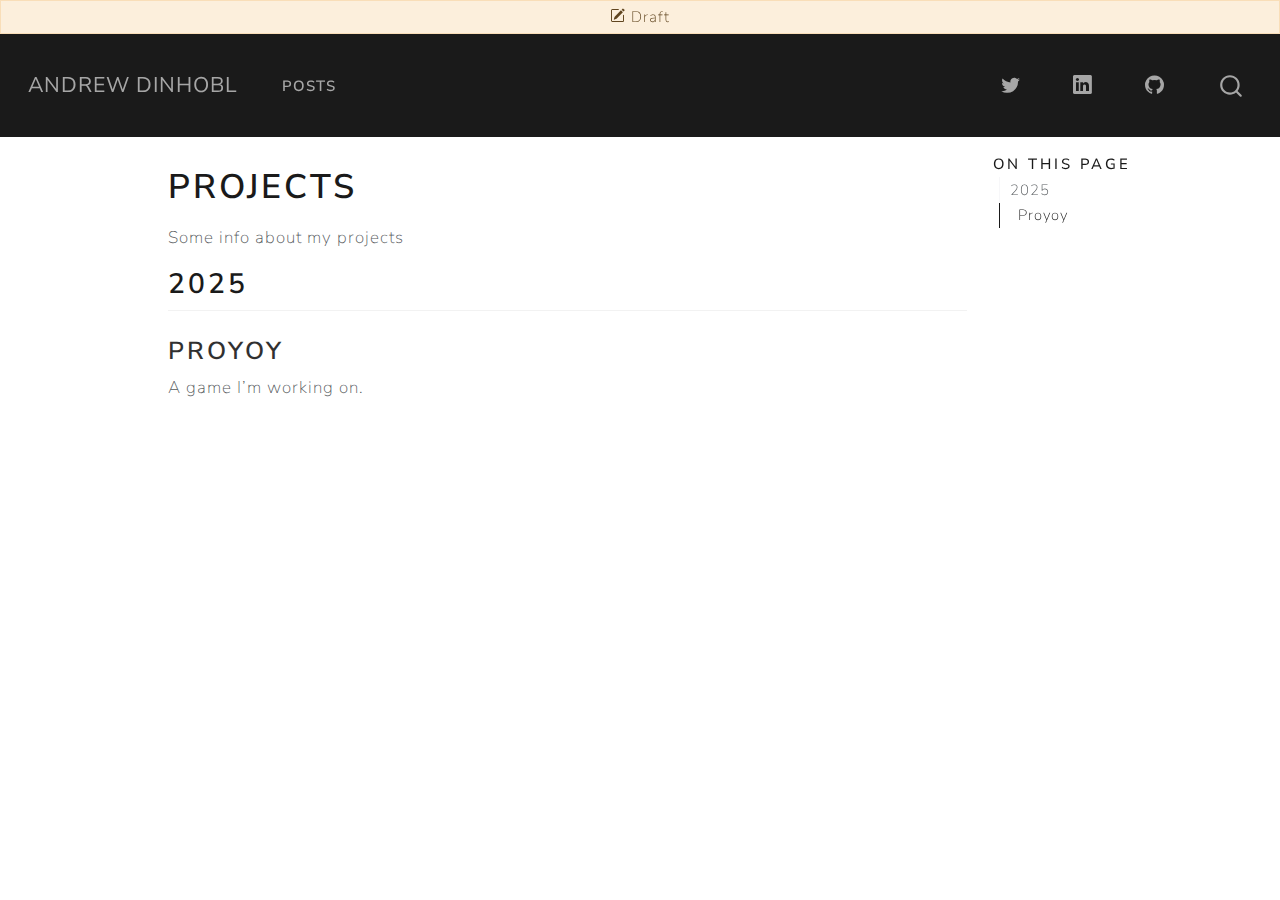
<file: projects.html>
<!DOCTYPE html>
<html xmlns="http://www.w3.org/1999/xhtml" lang="en" xml:lang="en"><head>

<meta charset="utf-8">
<meta name="generator" content="quarto-1.6.39">

<meta name="viewport" content="width=device-width, initial-scale=1.0, user-scalable=yes">

<meta name="author" content="">

<title>Projects – Andrew Dinhobl</title>
<style>
code{white-space: pre-wrap;}
span.smallcaps{font-variant: small-caps;}
div.columns{display: flex; gap: min(4vw, 1.5em);}
div.column{flex: auto; overflow-x: auto;}
div.hanging-indent{margin-left: 1.5em; text-indent: -1.5em;}
ul.task-list{list-style: none;}
ul.task-list li input[type="checkbox"] {
  width: 0.8em;
  margin: 0 0.8em 0.2em -1em; /* quarto-specific, see https://github.com/quarto-dev/quarto-cli/issues/4556 */ 
  vertical-align: middle;
}
</style>


<script src="site_libs/quarto-nav/quarto-nav.js"></script>
<script src="site_libs/quarto-nav/headroom.min.js"></script>
<script src="site_libs/clipboard/clipboard.min.js"></script>
<script src="site_libs/quarto-search/autocomplete.umd.js"></script>
<script src="site_libs/quarto-search/fuse.min.js"></script>
<script src="site_libs/quarto-search/quarto-search.js"></script>
<meta name="quarto:offset" content="./">
<link href="./favicon.ico" rel="icon">
<script src="site_libs/quarto-html/quarto.js"></script>
<script src="site_libs/quarto-html/popper.min.js"></script>
<script src="site_libs/quarto-html/tippy.umd.min.js"></script>
<script src="site_libs/quarto-html/anchor.min.js"></script>
<link href="site_libs/quarto-html/tippy.css" rel="stylesheet">
<link href="site_libs/quarto-html/quarto-syntax-highlighting-e26003cea8cd680ca0c55a263523d882.css" rel="stylesheet" id="quarto-text-highlighting-styles">
<script src="site_libs/bootstrap/bootstrap.min.js"></script>
<link href="site_libs/bootstrap/bootstrap-icons.css" rel="stylesheet">
<link href="site_libs/bootstrap/bootstrap-f92c99e7412e7e93dfcddc0b2aee46ec.min.css" rel="stylesheet" append-hash="true" id="quarto-bootstrap" data-mode="light">
<script id="quarto-search-options" type="application/json">{
  "location": "navbar",
  "copy-button": false,
  "collapse-after": 3,
  "panel-placement": "end",
  "type": "overlay",
  "limit": 50,
  "keyboard-shortcut": [
    "f",
    "/",
    "s"
  ],
  "show-item-context": false,
  "language": {
    "search-no-results-text": "No results",
    "search-matching-documents-text": "matching documents",
    "search-copy-link-title": "Copy link to search",
    "search-hide-matches-text": "Hide additional matches",
    "search-more-match-text": "more match in this document",
    "search-more-matches-text": "more matches in this document",
    "search-clear-button-title": "Clear",
    "search-text-placeholder": "",
    "search-detached-cancel-button-title": "Cancel",
    "search-submit-button-title": "Submit",
    "search-label": "Search"
  }
}</script>
<meta name="quarto:status" content="draft">


<link rel="stylesheet" href="styles.css">
<meta property="og:title" content="Projects – Andrew Dinhobl">
<meta property="og:description" content="Andrew’s personal blog">
<meta property="og:site_name" content="Andrew Dinhobl">
<meta name="twitter:title" content="Projects – Andrew Dinhobl">
<meta name="twitter:description" content="Andrew’s personal blog">
<meta name="twitter:creator" content="@adinhobl">
<meta name="twitter:card" content="summary">
</head>

<body class="nav-fixed">

<div id="quarto-search-results"></div>
  <header id="quarto-header" class="headroom fixed-top"><div id="quarto-draft-alert" class="alert alert-warning"><i class="bi bi-pencil-square"></i>Draft</div>
    <nav class="navbar navbar-expand-lg " data-bs-theme="dark">
      <div class="navbar-container container-fluid">
      <div class="navbar-brand-container mx-auto">
    <a class="navbar-brand" href="./index.html">
    <span class="navbar-title">Andrew Dinhobl</span>
    </a>
  </div>
            <div id="quarto-search" class="" title="Search"></div>
          <button class="navbar-toggler" type="button" data-bs-toggle="collapse" data-bs-target="#navbarCollapse" aria-controls="navbarCollapse" role="menu" aria-expanded="false" aria-label="Toggle navigation" onclick="if (window.quartoToggleHeadroom) { window.quartoToggleHeadroom(); }">
  <span class="navbar-toggler-icon"></span>
</button>
          <div class="collapse navbar-collapse" id="navbarCollapse">
            <ul class="navbar-nav navbar-nav-scroll me-auto">
  <li class="nav-item">
    <a class="nav-link" href="./index.html"> 
<span class="menu-text">Posts</span></a>
  </li>  
</ul>
            <ul class="navbar-nav navbar-nav-scroll ms-auto">
  <li class="nav-item compact">
    <a class="nav-link" href="https://x.com/adinhobl"> <i class="bi bi-twitter" role="img">
</i> 
<span class="menu-text"></span></a>
  </li>  
  <li class="nav-item compact">
    <a class="nav-link" href="https://www.linkedin.com/in/andrew-dinhobl/"> <i class="bi bi-linkedin" role="img">
</i> 
<span class="menu-text"></span></a>
  </li>  
  <li class="nav-item compact">
    <a class="nav-link" href="https://github.com/adinhobl"> <i class="bi bi-github" role="img">
</i> 
<span class="menu-text"></span></a>
  </li>  
</ul>
          </div> <!-- /navcollapse -->
            <div class="quarto-navbar-tools">
</div>
      </div> <!-- /container-fluid -->
    </nav>
</header>
<!-- content -->
<div id="quarto-content" class="quarto-container page-columns page-rows-contents page-layout-article page-navbar">
<!-- sidebar -->
<!-- margin-sidebar -->
    <div id="quarto-margin-sidebar" class="sidebar margin-sidebar">
        <nav id="TOC" role="doc-toc" class="toc-active">
    <h2 id="toc-title">On this page</h2>
   
  <ul>
  <li><a href="#section" id="toc-section" class="nav-link active" data-scroll-target="#section">2025</a>
  <ul class="collapse">
  <li><a href="#proyoy" id="toc-proyoy" class="nav-link" data-scroll-target="#proyoy">Proyoy</a></li>
  </ul></li>
  </ul>
</nav>
    </div>
<!-- main -->
<main class="content" id="quarto-document-content">

<header id="title-block-header" class="quarto-title-block default">
<div class="quarto-title">
<h1 class="title">Projects</h1>
</div>



<div class="quarto-title-meta">

    
  
    
  </div>
  


</header>


<p>Some info about my projects</p>
<section id="section" class="level2">
<h2 class="anchored" data-anchor-id="section">2025</h2>
<section id="proyoy" class="level3">
<h3 class="anchored" data-anchor-id="proyoy">Proyoy</h3>
<p>A game I’m working on.</p>


</section>
</section>

</main> <!-- /main -->
<script id="quarto-html-after-body" type="application/javascript">
window.document.addEventListener("DOMContentLoaded", function (event) {
  const toggleBodyColorMode = (bsSheetEl) => {
    const mode = bsSheetEl.getAttribute("data-mode");
    const bodyEl = window.document.querySelector("body");
    if (mode === "dark") {
      bodyEl.classList.add("quarto-dark");
      bodyEl.classList.remove("quarto-light");
    } else {
      bodyEl.classList.add("quarto-light");
      bodyEl.classList.remove("quarto-dark");
    }
  }
  const toggleBodyColorPrimary = () => {
    const bsSheetEl = window.document.querySelector("link#quarto-bootstrap");
    if (bsSheetEl) {
      toggleBodyColorMode(bsSheetEl);
    }
  }
  toggleBodyColorPrimary();  
  const icon = "";
  const anchorJS = new window.AnchorJS();
  anchorJS.options = {
    placement: 'right',
    icon: icon
  };
  anchorJS.add('.anchored');
  const isCodeAnnotation = (el) => {
    for (const clz of el.classList) {
      if (clz.startsWith('code-annotation-')) {                     
        return true;
      }
    }
    return false;
  }
  const onCopySuccess = function(e) {
    // button target
    const button = e.trigger;
    // don't keep focus
    button.blur();
    // flash "checked"
    button.classList.add('code-copy-button-checked');
    var currentTitle = button.getAttribute("title");
    button.setAttribute("title", "Copied!");
    let tooltip;
    if (window.bootstrap) {
      button.setAttribute("data-bs-toggle", "tooltip");
      button.setAttribute("data-bs-placement", "left");
      button.setAttribute("data-bs-title", "Copied!");
      tooltip = new bootstrap.Tooltip(button, 
        { trigger: "manual", 
          customClass: "code-copy-button-tooltip",
          offset: [0, -8]});
      tooltip.show();    
    }
    setTimeout(function() {
      if (tooltip) {
        tooltip.hide();
        button.removeAttribute("data-bs-title");
        button.removeAttribute("data-bs-toggle");
        button.removeAttribute("data-bs-placement");
      }
      button.setAttribute("title", currentTitle);
      button.classList.remove('code-copy-button-checked');
    }, 1000);
    // clear code selection
    e.clearSelection();
  }
  const getTextToCopy = function(trigger) {
      const codeEl = trigger.previousElementSibling.cloneNode(true);
      for (const childEl of codeEl.children) {
        if (isCodeAnnotation(childEl)) {
          childEl.remove();
        }
      }
      return codeEl.innerText;
  }
  const clipboard = new window.ClipboardJS('.code-copy-button:not([data-in-quarto-modal])', {
    text: getTextToCopy
  });
  clipboard.on('success', onCopySuccess);
  if (window.document.getElementById('quarto-embedded-source-code-modal')) {
    const clipboardModal = new window.ClipboardJS('.code-copy-button[data-in-quarto-modal]', {
      text: getTextToCopy,
      container: window.document.getElementById('quarto-embedded-source-code-modal')
    });
    clipboardModal.on('success', onCopySuccess);
  }
    var localhostRegex = new RegExp(/^(?:http|https):\/\/localhost\:?[0-9]*\//);
    var mailtoRegex = new RegExp(/^mailto:/);
      var filterRegex = new RegExp("https:\/\/adinhobl\.github\.io\/");
    var isInternal = (href) => {
        return filterRegex.test(href) || localhostRegex.test(href) || mailtoRegex.test(href);
    }
    // Inspect non-navigation links and adorn them if external
 	var links = window.document.querySelectorAll('a[href]:not(.nav-link):not(.navbar-brand):not(.toc-action):not(.sidebar-link):not(.sidebar-item-toggle):not(.pagination-link):not(.no-external):not([aria-hidden]):not(.dropdown-item):not(.quarto-navigation-tool):not(.about-link)');
    for (var i=0; i<links.length; i++) {
      const link = links[i];
      if (!isInternal(link.href)) {
        // undo the damage that might have been done by quarto-nav.js in the case of
        // links that we want to consider external
        if (link.dataset.originalHref !== undefined) {
          link.href = link.dataset.originalHref;
        }
      }
    }
  function tippyHover(el, contentFn, onTriggerFn, onUntriggerFn) {
    const config = {
      allowHTML: true,
      maxWidth: 500,
      delay: 100,
      arrow: false,
      appendTo: function(el) {
          return el.parentElement;
      },
      interactive: true,
      interactiveBorder: 10,
      theme: 'quarto',
      placement: 'bottom-start',
    };
    if (contentFn) {
      config.content = contentFn;
    }
    if (onTriggerFn) {
      config.onTrigger = onTriggerFn;
    }
    if (onUntriggerFn) {
      config.onUntrigger = onUntriggerFn;
    }
    window.tippy(el, config); 
  }
  const noterefs = window.document.querySelectorAll('a[role="doc-noteref"]');
  for (var i=0; i<noterefs.length; i++) {
    const ref = noterefs[i];
    tippyHover(ref, function() {
      // use id or data attribute instead here
      let href = ref.getAttribute('data-footnote-href') || ref.getAttribute('href');
      try { href = new URL(href).hash; } catch {}
      const id = href.replace(/^#\/?/, "");
      const note = window.document.getElementById(id);
      if (note) {
        return note.innerHTML;
      } else {
        return "";
      }
    });
  }
  const xrefs = window.document.querySelectorAll('a.quarto-xref');
  const processXRef = (id, note) => {
    // Strip column container classes
    const stripColumnClz = (el) => {
      el.classList.remove("page-full", "page-columns");
      if (el.children) {
        for (const child of el.children) {
          stripColumnClz(child);
        }
      }
    }
    stripColumnClz(note)
    if (id === null || id.startsWith('sec-')) {
      // Special case sections, only their first couple elements
      const container = document.createElement("div");
      if (note.children && note.children.length > 2) {
        container.appendChild(note.children[0].cloneNode(true));
        for (let i = 1; i < note.children.length; i++) {
          const child = note.children[i];
          if (child.tagName === "P" && child.innerText === "") {
            continue;
          } else {
            container.appendChild(child.cloneNode(true));
            break;
          }
        }
        if (window.Quarto?.typesetMath) {
          window.Quarto.typesetMath(container);
        }
        return container.innerHTML
      } else {
        if (window.Quarto?.typesetMath) {
          window.Quarto.typesetMath(note);
        }
        return note.innerHTML;
      }
    } else {
      // Remove any anchor links if they are present
      const anchorLink = note.querySelector('a.anchorjs-link');
      if (anchorLink) {
        anchorLink.remove();
      }
      if (window.Quarto?.typesetMath) {
        window.Quarto.typesetMath(note);
      }
      if (note.classList.contains("callout")) {
        return note.outerHTML;
      } else {
        return note.innerHTML;
      }
    }
  }
  for (var i=0; i<xrefs.length; i++) {
    const xref = xrefs[i];
    tippyHover(xref, undefined, function(instance) {
      instance.disable();
      let url = xref.getAttribute('href');
      let hash = undefined; 
      if (url.startsWith('#')) {
        hash = url;
      } else {
        try { hash = new URL(url).hash; } catch {}
      }
      if (hash) {
        const id = hash.replace(/^#\/?/, "");
        const note = window.document.getElementById(id);
        if (note !== null) {
          try {
            const html = processXRef(id, note.cloneNode(true));
            instance.setContent(html);
          } finally {
            instance.enable();
            instance.show();
          }
        } else {
          // See if we can fetch this
          fetch(url.split('#')[0])
          .then(res => res.text())
          .then(html => {
            const parser = new DOMParser();
            const htmlDoc = parser.parseFromString(html, "text/html");
            const note = htmlDoc.getElementById(id);
            if (note !== null) {
              const html = processXRef(id, note);
              instance.setContent(html);
            } 
          }).finally(() => {
            instance.enable();
            instance.show();
          });
        }
      } else {
        // See if we can fetch a full url (with no hash to target)
        // This is a special case and we should probably do some content thinning / targeting
        fetch(url)
        .then(res => res.text())
        .then(html => {
          const parser = new DOMParser();
          const htmlDoc = parser.parseFromString(html, "text/html");
          const note = htmlDoc.querySelector('main.content');
          if (note !== null) {
            // This should only happen for chapter cross references
            // (since there is no id in the URL)
            // remove the first header
            if (note.children.length > 0 && note.children[0].tagName === "HEADER") {
              note.children[0].remove();
            }
            const html = processXRef(null, note);
            instance.setContent(html);
          } 
        }).finally(() => {
          instance.enable();
          instance.show();
        });
      }
    }, function(instance) {
    });
  }
      let selectedAnnoteEl;
      const selectorForAnnotation = ( cell, annotation) => {
        let cellAttr = 'data-code-cell="' + cell + '"';
        let lineAttr = 'data-code-annotation="' +  annotation + '"';
        const selector = 'span[' + cellAttr + '][' + lineAttr + ']';
        return selector;
      }
      const selectCodeLines = (annoteEl) => {
        const doc = window.document;
        const targetCell = annoteEl.getAttribute("data-target-cell");
        const targetAnnotation = annoteEl.getAttribute("data-target-annotation");
        const annoteSpan = window.document.querySelector(selectorForAnnotation(targetCell, targetAnnotation));
        const lines = annoteSpan.getAttribute("data-code-lines").split(",");
        const lineIds = lines.map((line) => {
          return targetCell + "-" + line;
        })
        let top = null;
        let height = null;
        let parent = null;
        if (lineIds.length > 0) {
            //compute the position of the single el (top and bottom and make a div)
            const el = window.document.getElementById(lineIds[0]);
            top = el.offsetTop;
            height = el.offsetHeight;
            parent = el.parentElement.parentElement;
          if (lineIds.length > 1) {
            const lastEl = window.document.getElementById(lineIds[lineIds.length - 1]);
            const bottom = lastEl.offsetTop + lastEl.offsetHeight;
            height = bottom - top;
          }
          if (top !== null && height !== null && parent !== null) {
            // cook up a div (if necessary) and position it 
            let div = window.document.getElementById("code-annotation-line-highlight");
            if (div === null) {
              div = window.document.createElement("div");
              div.setAttribute("id", "code-annotation-line-highlight");
              div.style.position = 'absolute';
              parent.appendChild(div);
            }
            div.style.top = top - 2 + "px";
            div.style.height = height + 4 + "px";
            div.style.left = 0;
            let gutterDiv = window.document.getElementById("code-annotation-line-highlight-gutter");
            if (gutterDiv === null) {
              gutterDiv = window.document.createElement("div");
              gutterDiv.setAttribute("id", "code-annotation-line-highlight-gutter");
              gutterDiv.style.position = 'absolute';
              const codeCell = window.document.getElementById(targetCell);
              const gutter = codeCell.querySelector('.code-annotation-gutter');
              gutter.appendChild(gutterDiv);
            }
            gutterDiv.style.top = top - 2 + "px";
            gutterDiv.style.height = height + 4 + "px";
          }
          selectedAnnoteEl = annoteEl;
        }
      };
      const unselectCodeLines = () => {
        const elementsIds = ["code-annotation-line-highlight", "code-annotation-line-highlight-gutter"];
        elementsIds.forEach((elId) => {
          const div = window.document.getElementById(elId);
          if (div) {
            div.remove();
          }
        });
        selectedAnnoteEl = undefined;
      };
        // Handle positioning of the toggle
    window.addEventListener(
      "resize",
      throttle(() => {
        elRect = undefined;
        if (selectedAnnoteEl) {
          selectCodeLines(selectedAnnoteEl);
        }
      }, 10)
    );
    function throttle(fn, ms) {
    let throttle = false;
    let timer;
      return (...args) => {
        if(!throttle) { // first call gets through
            fn.apply(this, args);
            throttle = true;
        } else { // all the others get throttled
            if(timer) clearTimeout(timer); // cancel #2
            timer = setTimeout(() => {
              fn.apply(this, args);
              timer = throttle = false;
            }, ms);
        }
      };
    }
      // Attach click handler to the DT
      const annoteDls = window.document.querySelectorAll('dt[data-target-cell]');
      for (const annoteDlNode of annoteDls) {
        annoteDlNode.addEventListener('click', (event) => {
          const clickedEl = event.target;
          if (clickedEl !== selectedAnnoteEl) {
            unselectCodeLines();
            const activeEl = window.document.querySelector('dt[data-target-cell].code-annotation-active');
            if (activeEl) {
              activeEl.classList.remove('code-annotation-active');
            }
            selectCodeLines(clickedEl);
            clickedEl.classList.add('code-annotation-active');
          } else {
            // Unselect the line
            unselectCodeLines();
            clickedEl.classList.remove('code-annotation-active');
          }
        });
      }
  const findCites = (el) => {
    const parentEl = el.parentElement;
    if (parentEl) {
      const cites = parentEl.dataset.cites;
      if (cites) {
        return {
          el,
          cites: cites.split(' ')
        };
      } else {
        return findCites(el.parentElement)
      }
    } else {
      return undefined;
    }
  };
  var bibliorefs = window.document.querySelectorAll('a[role="doc-biblioref"]');
  for (var i=0; i<bibliorefs.length; i++) {
    const ref = bibliorefs[i];
    const citeInfo = findCites(ref);
    if (citeInfo) {
      tippyHover(citeInfo.el, function() {
        var popup = window.document.createElement('div');
        citeInfo.cites.forEach(function(cite) {
          var citeDiv = window.document.createElement('div');
          citeDiv.classList.add('hanging-indent');
          citeDiv.classList.add('csl-entry');
          var biblioDiv = window.document.getElementById('ref-' + cite);
          if (biblioDiv) {
            citeDiv.innerHTML = biblioDiv.innerHTML;
          }
          popup.appendChild(citeDiv);
        });
        return popup.innerHTML;
      });
    }
  }
});
</script>
</div> <!-- /content -->




</body></html>
</file>
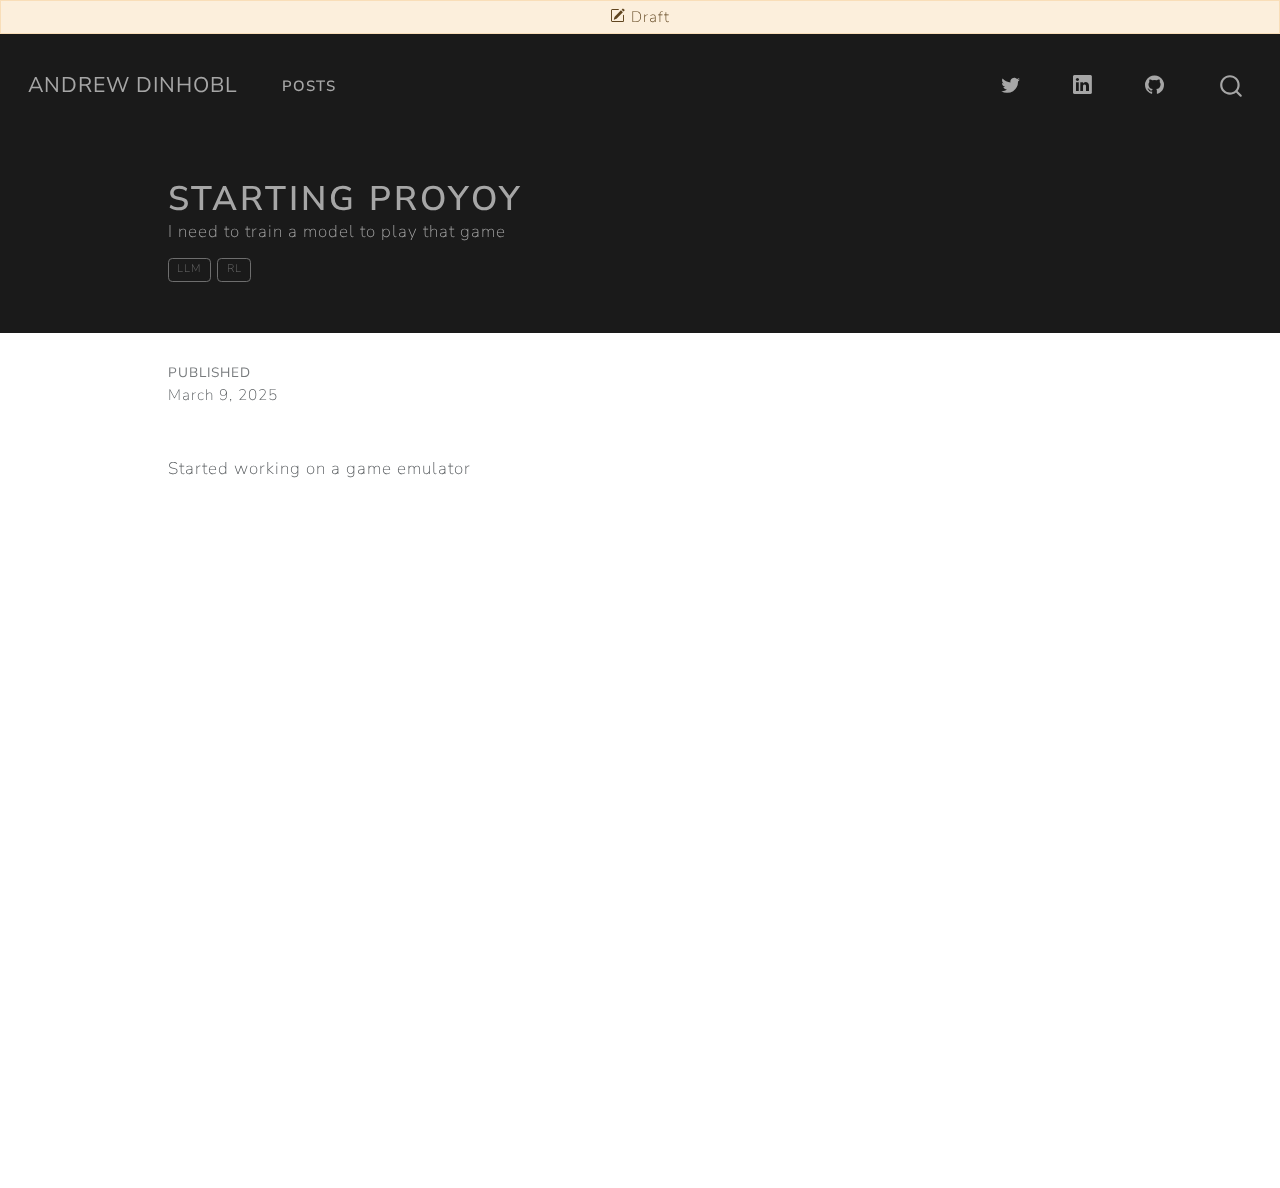
<file: posts/starting_proyoy.html>
<!DOCTYPE html>
<html xmlns="http://www.w3.org/1999/xhtml" lang="en" xml:lang="en"><head>

<meta charset="utf-8">
<meta name="generator" content="quarto-1.6.39">

<meta name="viewport" content="width=device-width, initial-scale=1.0, user-scalable=yes">

<meta name="dcterms.date" content="2025-03-09">
<meta name="description" content="I need to train a model to play that game">

<title>Starting Proyoy – Andrew Dinhobl</title>
<style>
code{white-space: pre-wrap;}
span.smallcaps{font-variant: small-caps;}
div.columns{display: flex; gap: min(4vw, 1.5em);}
div.column{flex: auto; overflow-x: auto;}
div.hanging-indent{margin-left: 1.5em; text-indent: -1.5em;}
ul.task-list{list-style: none;}
ul.task-list li input[type="checkbox"] {
  width: 0.8em;
  margin: 0 0.8em 0.2em -1em; /* quarto-specific, see https://github.com/quarto-dev/quarto-cli/issues/4556 */ 
  vertical-align: middle;
}
</style>


<script src="../site_libs/quarto-nav/quarto-nav.js"></script>
<script src="../site_libs/quarto-nav/headroom.min.js"></script>
<script src="../site_libs/clipboard/clipboard.min.js"></script>
<script src="../site_libs/quarto-search/autocomplete.umd.js"></script>
<script src="../site_libs/quarto-search/fuse.min.js"></script>
<script src="../site_libs/quarto-search/quarto-search.js"></script>
<meta name="quarto:offset" content="../">
<link href="../favicon.ico" rel="icon">
<script src="../site_libs/quarto-html/quarto.js"></script>
<script src="../site_libs/quarto-html/popper.min.js"></script>
<script src="../site_libs/quarto-html/tippy.umd.min.js"></script>
<script src="../site_libs/quarto-html/anchor.min.js"></script>
<link href="../site_libs/quarto-html/tippy.css" rel="stylesheet">
<link href="../site_libs/quarto-html/quarto-syntax-highlighting-e26003cea8cd680ca0c55a263523d882.css" rel="stylesheet" id="quarto-text-highlighting-styles">
<script src="../site_libs/bootstrap/bootstrap.min.js"></script>
<link href="../site_libs/bootstrap/bootstrap-icons.css" rel="stylesheet">
<link href="../site_libs/bootstrap/bootstrap-f92c99e7412e7e93dfcddc0b2aee46ec.min.css" rel="stylesheet" append-hash="true" id="quarto-bootstrap" data-mode="light">
<script id="quarto-search-options" type="application/json">{
  "location": "navbar",
  "copy-button": false,
  "collapse-after": 3,
  "panel-placement": "end",
  "type": "overlay",
  "limit": 50,
  "keyboard-shortcut": [
    "f",
    "/",
    "s"
  ],
  "show-item-context": false,
  "language": {
    "search-no-results-text": "No results",
    "search-matching-documents-text": "matching documents",
    "search-copy-link-title": "Copy link to search",
    "search-hide-matches-text": "Hide additional matches",
    "search-more-match-text": "more match in this document",
    "search-more-matches-text": "more matches in this document",
    "search-clear-button-title": "Clear",
    "search-text-placeholder": "",
    "search-detached-cancel-button-title": "Cancel",
    "search-submit-button-title": "Submit",
    "search-label": "Search"
  }
}</script>
<meta name="quarto:status" content="draft">


<link rel="stylesheet" href="../styles.css">
<link rel="stylesheet" href="styles.css">
<meta property="og:title" content="Starting Proyoy – Andrew Dinhobl">
<meta property="og:description" content="I need to train a model to play that game">
<meta property="og:site_name" content="Andrew Dinhobl">
<meta name="twitter:title" content="Starting Proyoy – Andrew Dinhobl">
<meta name="twitter:description" content="I need to train a model to play that game">
<meta name="twitter:creator" content="@adinhobl">
<meta name="twitter:card" content="summary">
</head>

<body class="nav-fixed">

<div id="quarto-search-results"></div>
  <header id="quarto-header" class="headroom fixed-top quarto-banner"><div id="quarto-draft-alert" class="alert alert-warning"><i class="bi bi-pencil-square"></i>Draft</div>
    <nav class="navbar navbar-expand-lg " data-bs-theme="dark">
      <div class="navbar-container container-fluid">
      <div class="navbar-brand-container mx-auto">
    <a class="navbar-brand" href="../index.html">
    <span class="navbar-title">Andrew Dinhobl</span>
    </a>
  </div>
            <div id="quarto-search" class="" title="Search"></div>
          <button class="navbar-toggler" type="button" data-bs-toggle="collapse" data-bs-target="#navbarCollapse" aria-controls="navbarCollapse" role="menu" aria-expanded="false" aria-label="Toggle navigation" onclick="if (window.quartoToggleHeadroom) { window.quartoToggleHeadroom(); }">
  <span class="navbar-toggler-icon"></span>
</button>
          <div class="collapse navbar-collapse" id="navbarCollapse">
            <ul class="navbar-nav navbar-nav-scroll me-auto">
  <li class="nav-item">
    <a class="nav-link" href="../index.html"> 
<span class="menu-text">Posts</span></a>
  </li>  
</ul>
            <ul class="navbar-nav navbar-nav-scroll ms-auto">
  <li class="nav-item compact">
    <a class="nav-link" href="https://x.com/adinhobl"> <i class="bi bi-twitter" role="img">
</i> 
<span class="menu-text"></span></a>
  </li>  
  <li class="nav-item compact">
    <a class="nav-link" href="https://www.linkedin.com/in/andrew-dinhobl/"> <i class="bi bi-linkedin" role="img">
</i> 
<span class="menu-text"></span></a>
  </li>  
  <li class="nav-item compact">
    <a class="nav-link" href="https://github.com/adinhobl"> <i class="bi bi-github" role="img">
</i> 
<span class="menu-text"></span></a>
  </li>  
</ul>
          </div> <!-- /navcollapse -->
            <div class="quarto-navbar-tools">
</div>
      </div> <!-- /container-fluid -->
    </nav>
</header>
<!-- content -->
<header id="title-block-header" class="quarto-title-block default page-columns page-full">
  <div class="quarto-title-banner page-columns page-full">
    <div class="quarto-title column-body">
      <h1 class="title">Starting Proyoy</h1>
                  <div>
        <div class="description">
          I need to train a model to play that game
        </div>
      </div>
                          <div class="quarto-categories">
                <div class="quarto-category">llm</div>
                <div class="quarto-category">rl</div>
              </div>
                  </div>
  </div>
    
  
  <div class="quarto-title-meta">

      
      <div>
      <div class="quarto-title-meta-heading">Published</div>
      <div class="quarto-title-meta-contents">
        <p class="date">March 9, 2025</p>
      </div>
    </div>
    
      
    </div>
    
  
  </header><div id="quarto-content" class="quarto-container page-columns page-rows-contents page-layout-article page-navbar">
<!-- sidebar -->
<!-- margin-sidebar -->
    <div id="quarto-margin-sidebar" class="sidebar margin-sidebar zindex-bottom">
        
    </div>
<!-- main -->
<main class="content quarto-banner-title-block" id="quarto-document-content">





<!-- TODO add image -->
<p>Started working on a game emulator</p>



</main> <!-- /main -->
<script id="quarto-html-after-body" type="application/javascript">
window.document.addEventListener("DOMContentLoaded", function (event) {
  const toggleBodyColorMode = (bsSheetEl) => {
    const mode = bsSheetEl.getAttribute("data-mode");
    const bodyEl = window.document.querySelector("body");
    if (mode === "dark") {
      bodyEl.classList.add("quarto-dark");
      bodyEl.classList.remove("quarto-light");
    } else {
      bodyEl.classList.add("quarto-light");
      bodyEl.classList.remove("quarto-dark");
    }
  }
  const toggleBodyColorPrimary = () => {
    const bsSheetEl = window.document.querySelector("link#quarto-bootstrap");
    if (bsSheetEl) {
      toggleBodyColorMode(bsSheetEl);
    }
  }
  toggleBodyColorPrimary();  
  const icon = "";
  const anchorJS = new window.AnchorJS();
  anchorJS.options = {
    placement: 'right',
    icon: icon
  };
  anchorJS.add('.anchored');
  const isCodeAnnotation = (el) => {
    for (const clz of el.classList) {
      if (clz.startsWith('code-annotation-')) {                     
        return true;
      }
    }
    return false;
  }
  const onCopySuccess = function(e) {
    // button target
    const button = e.trigger;
    // don't keep focus
    button.blur();
    // flash "checked"
    button.classList.add('code-copy-button-checked');
    var currentTitle = button.getAttribute("title");
    button.setAttribute("title", "Copied!");
    let tooltip;
    if (window.bootstrap) {
      button.setAttribute("data-bs-toggle", "tooltip");
      button.setAttribute("data-bs-placement", "left");
      button.setAttribute("data-bs-title", "Copied!");
      tooltip = new bootstrap.Tooltip(button, 
        { trigger: "manual", 
          customClass: "code-copy-button-tooltip",
          offset: [0, -8]});
      tooltip.show();    
    }
    setTimeout(function() {
      if (tooltip) {
        tooltip.hide();
        button.removeAttribute("data-bs-title");
        button.removeAttribute("data-bs-toggle");
        button.removeAttribute("data-bs-placement");
      }
      button.setAttribute("title", currentTitle);
      button.classList.remove('code-copy-button-checked');
    }, 1000);
    // clear code selection
    e.clearSelection();
  }
  const getTextToCopy = function(trigger) {
      const codeEl = trigger.previousElementSibling.cloneNode(true);
      for (const childEl of codeEl.children) {
        if (isCodeAnnotation(childEl)) {
          childEl.remove();
        }
      }
      return codeEl.innerText;
  }
  const clipboard = new window.ClipboardJS('.code-copy-button:not([data-in-quarto-modal])', {
    text: getTextToCopy
  });
  clipboard.on('success', onCopySuccess);
  if (window.document.getElementById('quarto-embedded-source-code-modal')) {
    const clipboardModal = new window.ClipboardJS('.code-copy-button[data-in-quarto-modal]', {
      text: getTextToCopy,
      container: window.document.getElementById('quarto-embedded-source-code-modal')
    });
    clipboardModal.on('success', onCopySuccess);
  }
    var localhostRegex = new RegExp(/^(?:http|https):\/\/localhost\:?[0-9]*\//);
    var mailtoRegex = new RegExp(/^mailto:/);
      var filterRegex = new RegExp("https:\/\/adinhobl\.github\.io\/");
    var isInternal = (href) => {
        return filterRegex.test(href) || localhostRegex.test(href) || mailtoRegex.test(href);
    }
    // Inspect non-navigation links and adorn them if external
 	var links = window.document.querySelectorAll('a[href]:not(.nav-link):not(.navbar-brand):not(.toc-action):not(.sidebar-link):not(.sidebar-item-toggle):not(.pagination-link):not(.no-external):not([aria-hidden]):not(.dropdown-item):not(.quarto-navigation-tool):not(.about-link)');
    for (var i=0; i<links.length; i++) {
      const link = links[i];
      if (!isInternal(link.href)) {
        // undo the damage that might have been done by quarto-nav.js in the case of
        // links that we want to consider external
        if (link.dataset.originalHref !== undefined) {
          link.href = link.dataset.originalHref;
        }
      }
    }
  function tippyHover(el, contentFn, onTriggerFn, onUntriggerFn) {
    const config = {
      allowHTML: true,
      maxWidth: 500,
      delay: 100,
      arrow: false,
      appendTo: function(el) {
          return el.parentElement;
      },
      interactive: true,
      interactiveBorder: 10,
      theme: 'quarto',
      placement: 'bottom-start',
    };
    if (contentFn) {
      config.content = contentFn;
    }
    if (onTriggerFn) {
      config.onTrigger = onTriggerFn;
    }
    if (onUntriggerFn) {
      config.onUntrigger = onUntriggerFn;
    }
    window.tippy(el, config); 
  }
  const noterefs = window.document.querySelectorAll('a[role="doc-noteref"]');
  for (var i=0; i<noterefs.length; i++) {
    const ref = noterefs[i];
    tippyHover(ref, function() {
      // use id or data attribute instead here
      let href = ref.getAttribute('data-footnote-href') || ref.getAttribute('href');
      try { href = new URL(href).hash; } catch {}
      const id = href.replace(/^#\/?/, "");
      const note = window.document.getElementById(id);
      if (note) {
        return note.innerHTML;
      } else {
        return "";
      }
    });
  }
  const xrefs = window.document.querySelectorAll('a.quarto-xref');
  const processXRef = (id, note) => {
    // Strip column container classes
    const stripColumnClz = (el) => {
      el.classList.remove("page-full", "page-columns");
      if (el.children) {
        for (const child of el.children) {
          stripColumnClz(child);
        }
      }
    }
    stripColumnClz(note)
    if (id === null || id.startsWith('sec-')) {
      // Special case sections, only their first couple elements
      const container = document.createElement("div");
      if (note.children && note.children.length > 2) {
        container.appendChild(note.children[0].cloneNode(true));
        for (let i = 1; i < note.children.length; i++) {
          const child = note.children[i];
          if (child.tagName === "P" && child.innerText === "") {
            continue;
          } else {
            container.appendChild(child.cloneNode(true));
            break;
          }
        }
        if (window.Quarto?.typesetMath) {
          window.Quarto.typesetMath(container);
        }
        return container.innerHTML
      } else {
        if (window.Quarto?.typesetMath) {
          window.Quarto.typesetMath(note);
        }
        return note.innerHTML;
      }
    } else {
      // Remove any anchor links if they are present
      const anchorLink = note.querySelector('a.anchorjs-link');
      if (anchorLink) {
        anchorLink.remove();
      }
      if (window.Quarto?.typesetMath) {
        window.Quarto.typesetMath(note);
      }
      if (note.classList.contains("callout")) {
        return note.outerHTML;
      } else {
        return note.innerHTML;
      }
    }
  }
  for (var i=0; i<xrefs.length; i++) {
    const xref = xrefs[i];
    tippyHover(xref, undefined, function(instance) {
      instance.disable();
      let url = xref.getAttribute('href');
      let hash = undefined; 
      if (url.startsWith('#')) {
        hash = url;
      } else {
        try { hash = new URL(url).hash; } catch {}
      }
      if (hash) {
        const id = hash.replace(/^#\/?/, "");
        const note = window.document.getElementById(id);
        if (note !== null) {
          try {
            const html = processXRef(id, note.cloneNode(true));
            instance.setContent(html);
          } finally {
            instance.enable();
            instance.show();
          }
        } else {
          // See if we can fetch this
          fetch(url.split('#')[0])
          .then(res => res.text())
          .then(html => {
            const parser = new DOMParser();
            const htmlDoc = parser.parseFromString(html, "text/html");
            const note = htmlDoc.getElementById(id);
            if (note !== null) {
              const html = processXRef(id, note);
              instance.setContent(html);
            } 
          }).finally(() => {
            instance.enable();
            instance.show();
          });
        }
      } else {
        // See if we can fetch a full url (with no hash to target)
        // This is a special case and we should probably do some content thinning / targeting
        fetch(url)
        .then(res => res.text())
        .then(html => {
          const parser = new DOMParser();
          const htmlDoc = parser.parseFromString(html, "text/html");
          const note = htmlDoc.querySelector('main.content');
          if (note !== null) {
            // This should only happen for chapter cross references
            // (since there is no id in the URL)
            // remove the first header
            if (note.children.length > 0 && note.children[0].tagName === "HEADER") {
              note.children[0].remove();
            }
            const html = processXRef(null, note);
            instance.setContent(html);
          } 
        }).finally(() => {
          instance.enable();
          instance.show();
        });
      }
    }, function(instance) {
    });
  }
      let selectedAnnoteEl;
      const selectorForAnnotation = ( cell, annotation) => {
        let cellAttr = 'data-code-cell="' + cell + '"';
        let lineAttr = 'data-code-annotation="' +  annotation + '"';
        const selector = 'span[' + cellAttr + '][' + lineAttr + ']';
        return selector;
      }
      const selectCodeLines = (annoteEl) => {
        const doc = window.document;
        const targetCell = annoteEl.getAttribute("data-target-cell");
        const targetAnnotation = annoteEl.getAttribute("data-target-annotation");
        const annoteSpan = window.document.querySelector(selectorForAnnotation(targetCell, targetAnnotation));
        const lines = annoteSpan.getAttribute("data-code-lines").split(",");
        const lineIds = lines.map((line) => {
          return targetCell + "-" + line;
        })
        let top = null;
        let height = null;
        let parent = null;
        if (lineIds.length > 0) {
            //compute the position of the single el (top and bottom and make a div)
            const el = window.document.getElementById(lineIds[0]);
            top = el.offsetTop;
            height = el.offsetHeight;
            parent = el.parentElement.parentElement;
          if (lineIds.length > 1) {
            const lastEl = window.document.getElementById(lineIds[lineIds.length - 1]);
            const bottom = lastEl.offsetTop + lastEl.offsetHeight;
            height = bottom - top;
          }
          if (top !== null && height !== null && parent !== null) {
            // cook up a div (if necessary) and position it 
            let div = window.document.getElementById("code-annotation-line-highlight");
            if (div === null) {
              div = window.document.createElement("div");
              div.setAttribute("id", "code-annotation-line-highlight");
              div.style.position = 'absolute';
              parent.appendChild(div);
            }
            div.style.top = top - 2 + "px";
            div.style.height = height + 4 + "px";
            div.style.left = 0;
            let gutterDiv = window.document.getElementById("code-annotation-line-highlight-gutter");
            if (gutterDiv === null) {
              gutterDiv = window.document.createElement("div");
              gutterDiv.setAttribute("id", "code-annotation-line-highlight-gutter");
              gutterDiv.style.position = 'absolute';
              const codeCell = window.document.getElementById(targetCell);
              const gutter = codeCell.querySelector('.code-annotation-gutter');
              gutter.appendChild(gutterDiv);
            }
            gutterDiv.style.top = top - 2 + "px";
            gutterDiv.style.height = height + 4 + "px";
          }
          selectedAnnoteEl = annoteEl;
        }
      };
      const unselectCodeLines = () => {
        const elementsIds = ["code-annotation-line-highlight", "code-annotation-line-highlight-gutter"];
        elementsIds.forEach((elId) => {
          const div = window.document.getElementById(elId);
          if (div) {
            div.remove();
          }
        });
        selectedAnnoteEl = undefined;
      };
        // Handle positioning of the toggle
    window.addEventListener(
      "resize",
      throttle(() => {
        elRect = undefined;
        if (selectedAnnoteEl) {
          selectCodeLines(selectedAnnoteEl);
        }
      }, 10)
    );
    function throttle(fn, ms) {
    let throttle = false;
    let timer;
      return (...args) => {
        if(!throttle) { // first call gets through
            fn.apply(this, args);
            throttle = true;
        } else { // all the others get throttled
            if(timer) clearTimeout(timer); // cancel #2
            timer = setTimeout(() => {
              fn.apply(this, args);
              timer = throttle = false;
            }, ms);
        }
      };
    }
      // Attach click handler to the DT
      const annoteDls = window.document.querySelectorAll('dt[data-target-cell]');
      for (const annoteDlNode of annoteDls) {
        annoteDlNode.addEventListener('click', (event) => {
          const clickedEl = event.target;
          if (clickedEl !== selectedAnnoteEl) {
            unselectCodeLines();
            const activeEl = window.document.querySelector('dt[data-target-cell].code-annotation-active');
            if (activeEl) {
              activeEl.classList.remove('code-annotation-active');
            }
            selectCodeLines(clickedEl);
            clickedEl.classList.add('code-annotation-active');
          } else {
            // Unselect the line
            unselectCodeLines();
            clickedEl.classList.remove('code-annotation-active');
          }
        });
      }
  const findCites = (el) => {
    const parentEl = el.parentElement;
    if (parentEl) {
      const cites = parentEl.dataset.cites;
      if (cites) {
        return {
          el,
          cites: cites.split(' ')
        };
      } else {
        return findCites(el.parentElement)
      }
    } else {
      return undefined;
    }
  };
  var bibliorefs = window.document.querySelectorAll('a[role="doc-biblioref"]');
  for (var i=0; i<bibliorefs.length; i++) {
    const ref = bibliorefs[i];
    const citeInfo = findCites(ref);
    if (citeInfo) {
      tippyHover(citeInfo.el, function() {
        var popup = window.document.createElement('div');
        citeInfo.cites.forEach(function(cite) {
          var citeDiv = window.document.createElement('div');
          citeDiv.classList.add('hanging-indent');
          citeDiv.classList.add('csl-entry');
          var biblioDiv = window.document.getElementById('ref-' + cite);
          if (biblioDiv) {
            citeDiv.innerHTML = biblioDiv.innerHTML;
          }
          popup.appendChild(citeDiv);
        });
        return popup.innerHTML;
      });
    }
  }
});
</script>
</div> <!-- /content -->




</body></html>
</file>
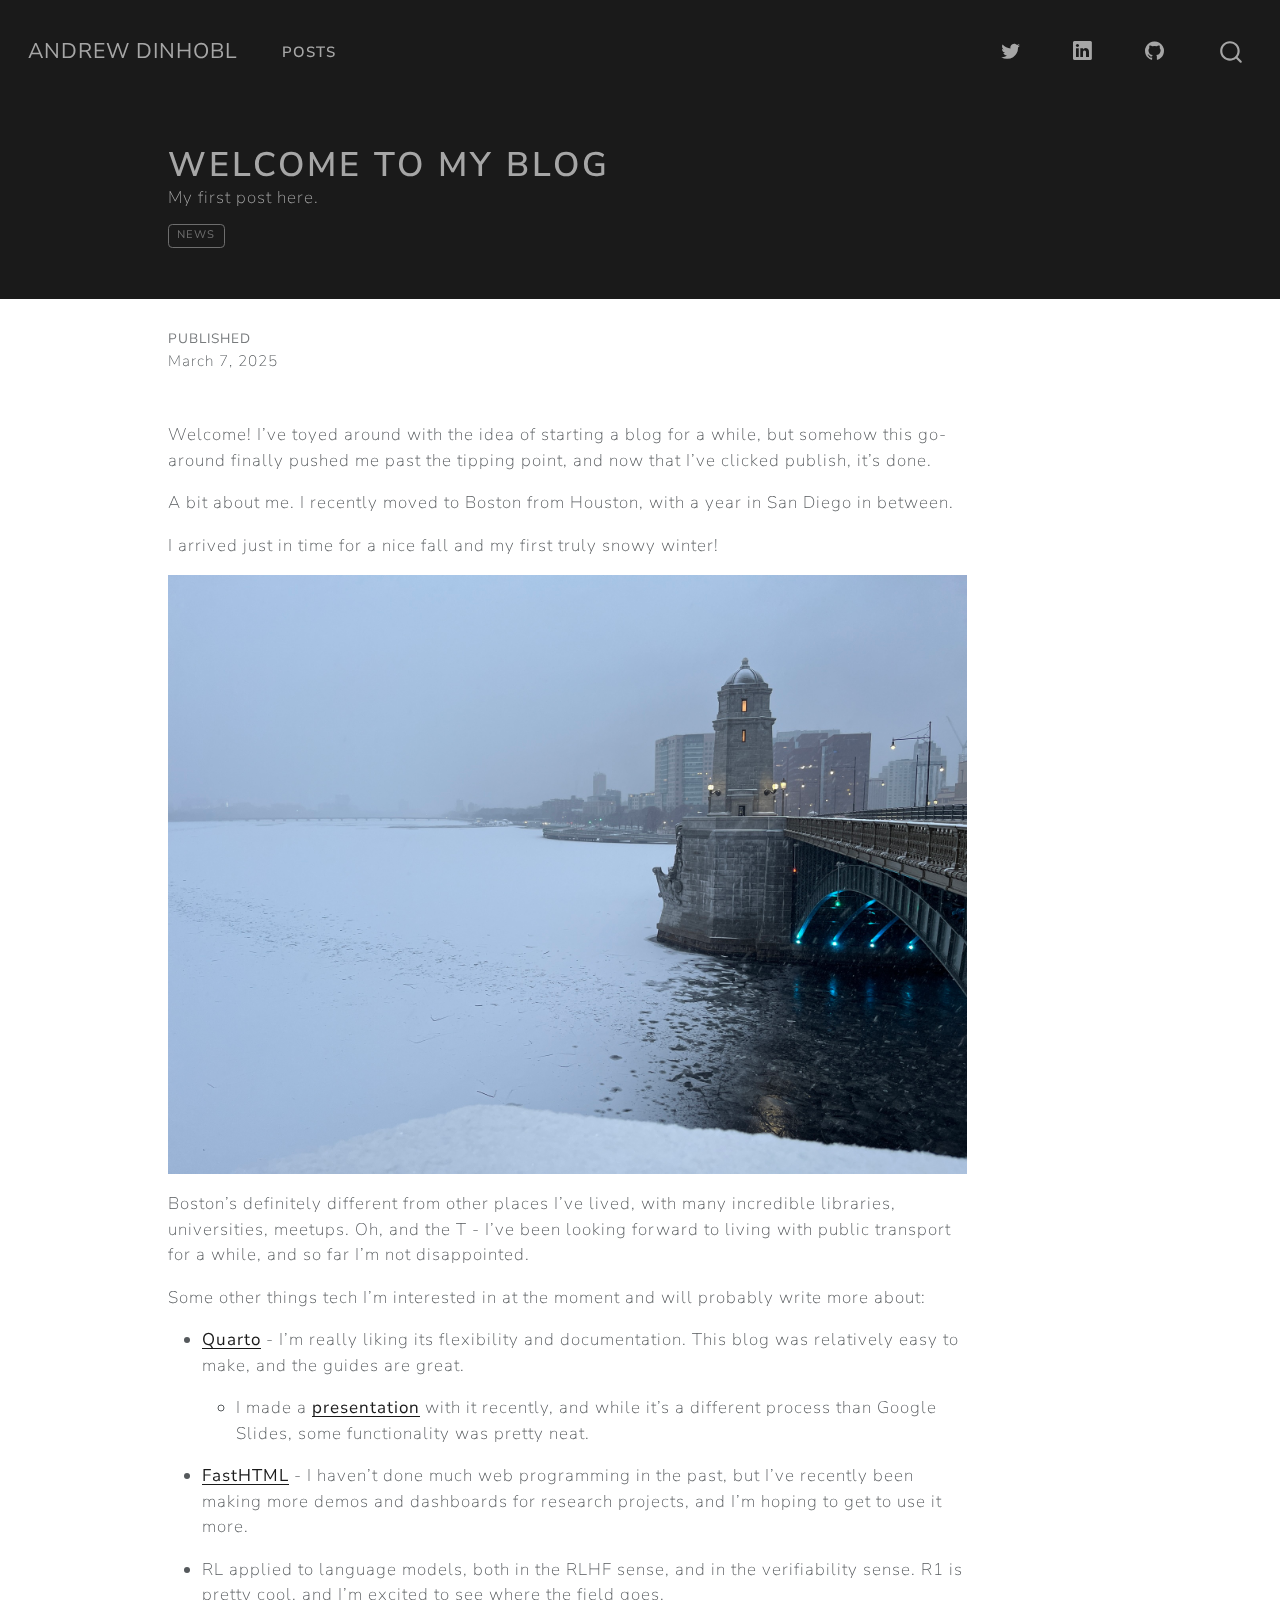
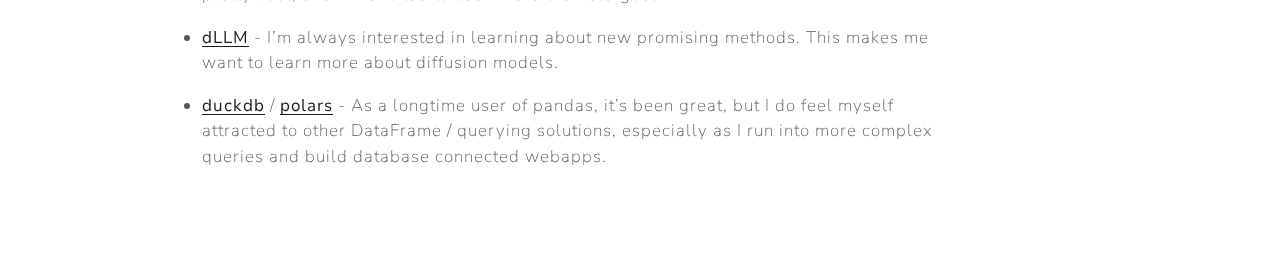
<file: posts/welcome.html>
<!DOCTYPE html>
<html xmlns="http://www.w3.org/1999/xhtml" lang="en" xml:lang="en"><head>

<meta charset="utf-8">
<meta name="generator" content="quarto-1.6.39">

<meta name="viewport" content="width=device-width, initial-scale=1.0, user-scalable=yes">

<meta name="dcterms.date" content="2025-03-07">
<meta name="description" content="My first post here.">

<title>Welcome To My Blog – Andrew Dinhobl</title>
<style>
code{white-space: pre-wrap;}
span.smallcaps{font-variant: small-caps;}
div.columns{display: flex; gap: min(4vw, 1.5em);}
div.column{flex: auto; overflow-x: auto;}
div.hanging-indent{margin-left: 1.5em; text-indent: -1.5em;}
ul.task-list{list-style: none;}
ul.task-list li input[type="checkbox"] {
  width: 0.8em;
  margin: 0 0.8em 0.2em -1em; /* quarto-specific, see https://github.com/quarto-dev/quarto-cli/issues/4556 */ 
  vertical-align: middle;
}
</style>


<script src="../site_libs/quarto-nav/quarto-nav.js"></script>
<script src="../site_libs/quarto-nav/headroom.min.js"></script>
<script src="../site_libs/clipboard/clipboard.min.js"></script>
<script src="../site_libs/quarto-search/autocomplete.umd.js"></script>
<script src="../site_libs/quarto-search/fuse.min.js"></script>
<script src="../site_libs/quarto-search/quarto-search.js"></script>
<meta name="quarto:offset" content="../">
<link href="../favicon.ico" rel="icon">
<script src="../site_libs/quarto-html/quarto.js"></script>
<script src="../site_libs/quarto-html/popper.min.js"></script>
<script src="../site_libs/quarto-html/tippy.umd.min.js"></script>
<script src="../site_libs/quarto-html/anchor.min.js"></script>
<link href="../site_libs/quarto-html/tippy.css" rel="stylesheet">
<link href="../site_libs/quarto-html/quarto-syntax-highlighting-e26003cea8cd680ca0c55a263523d882.css" rel="stylesheet" id="quarto-text-highlighting-styles">
<script src="../site_libs/bootstrap/bootstrap.min.js"></script>
<link href="../site_libs/bootstrap/bootstrap-icons.css" rel="stylesheet">
<link href="../site_libs/bootstrap/bootstrap-f92c99e7412e7e93dfcddc0b2aee46ec.min.css" rel="stylesheet" append-hash="true" id="quarto-bootstrap" data-mode="light">
<script id="quarto-search-options" type="application/json">{
  "location": "navbar",
  "copy-button": false,
  "collapse-after": 3,
  "panel-placement": "end",
  "type": "overlay",
  "limit": 50,
  "keyboard-shortcut": [
    "f",
    "/",
    "s"
  ],
  "show-item-context": false,
  "language": {
    "search-no-results-text": "No results",
    "search-matching-documents-text": "matching documents",
    "search-copy-link-title": "Copy link to search",
    "search-hide-matches-text": "Hide additional matches",
    "search-more-match-text": "more match in this document",
    "search-more-matches-text": "more matches in this document",
    "search-clear-button-title": "Clear",
    "search-text-placeholder": "",
    "search-detached-cancel-button-title": "Cancel",
    "search-submit-button-title": "Submit",
    "search-label": "Search"
  }
}</script>


<link rel="stylesheet" href="../styles.css">
<link rel="stylesheet" href="styles.css">
<meta property="og:title" content="Welcome To My Blog – Andrew Dinhobl">
<meta property="og:description" content="My first post here.">
<meta property="og:image" content="https://adinhobl.github.io/posts/media/boston_winter.jpg">
<meta property="og:site_name" content="Andrew Dinhobl">
<meta name="twitter:title" content="Welcome To My Blog – Andrew Dinhobl">
<meta name="twitter:description" content="My first post here.">
<meta name="twitter:image" content="https://adinhobl.github.io/posts/media/boston_winter.jpg">
<meta name="twitter:creator" content="@adinhobl">
<meta name="twitter:card" content="summary_large_image">
</head>

<body class="nav-fixed">

<div id="quarto-search-results"></div>
  <header id="quarto-header" class="headroom fixed-top quarto-banner">
    <nav class="navbar navbar-expand-lg " data-bs-theme="dark">
      <div class="navbar-container container-fluid">
      <div class="navbar-brand-container mx-auto">
    <a class="navbar-brand" href="../index.html">
    <span class="navbar-title">Andrew Dinhobl</span>
    </a>
  </div>
            <div id="quarto-search" class="" title="Search"></div>
          <button class="navbar-toggler" type="button" data-bs-toggle="collapse" data-bs-target="#navbarCollapse" aria-controls="navbarCollapse" role="menu" aria-expanded="false" aria-label="Toggle navigation" onclick="if (window.quartoToggleHeadroom) { window.quartoToggleHeadroom(); }">
  <span class="navbar-toggler-icon"></span>
</button>
          <div class="collapse navbar-collapse" id="navbarCollapse">
            <ul class="navbar-nav navbar-nav-scroll me-auto">
  <li class="nav-item">
    <a class="nav-link" href="../index.html"> 
<span class="menu-text">Posts</span></a>
  </li>  
</ul>
            <ul class="navbar-nav navbar-nav-scroll ms-auto">
  <li class="nav-item compact">
    <a class="nav-link" href="https://x.com/adinhobl"> <i class="bi bi-twitter" role="img">
</i> 
<span class="menu-text"></span></a>
  </li>  
  <li class="nav-item compact">
    <a class="nav-link" href="https://www.linkedin.com/in/andrew-dinhobl/"> <i class="bi bi-linkedin" role="img">
</i> 
<span class="menu-text"></span></a>
  </li>  
  <li class="nav-item compact">
    <a class="nav-link" href="https://github.com/adinhobl"> <i class="bi bi-github" role="img">
</i> 
<span class="menu-text"></span></a>
  </li>  
</ul>
          </div> <!-- /navcollapse -->
            <div class="quarto-navbar-tools">
</div>
      </div> <!-- /container-fluid -->
    </nav>
</header>
<!-- content -->
<header id="title-block-header" class="quarto-title-block default page-columns page-full">
  <div class="quarto-title-banner page-columns page-full">
    <div class="quarto-title column-body">
      <h1 class="title">Welcome To My Blog</h1>
                  <div>
        <div class="description">
          My first post here.
        </div>
      </div>
                          <div class="quarto-categories">
                <div class="quarto-category">news</div>
              </div>
                  </div>
  </div>
    
  
  <div class="quarto-title-meta">

      
      <div>
      <div class="quarto-title-meta-heading">Published</div>
      <div class="quarto-title-meta-contents">
        <p class="date">March 7, 2025</p>
      </div>
    </div>
    
      
    </div>
    
  
  </header><div id="quarto-content" class="quarto-container page-columns page-rows-contents page-layout-article page-navbar">
<!-- sidebar -->
<!-- margin-sidebar -->
    <div id="quarto-margin-sidebar" class="sidebar margin-sidebar zindex-bottom">
        
    </div>
<!-- main -->
<main class="content quarto-banner-title-block" id="quarto-document-content">





<p>Welcome! I’ve toyed around with the idea of starting a blog for a while, but somehow this go-around finally pushed me past the tipping point, and now that I’ve clicked publish, it’s done.</p>
<p>A bit about me. I recently moved to Boston from Houston, with a year in San Diego in between.</p>
<p>I arrived just in time for a nice fall and my first truly snowy winter!</p>
<p><img src="media/boston_winter.jpg" class="img-fluid"></p>
<p>Boston’s definitely different from other places I’ve lived, with many incredible libraries, universities, meetups. Oh, and the T - I’ve been looking forward to living with public transport for a while, and so far I’m not disappointed.</p>
<p>Some other things tech I’m interested in at the moment and will probably write more about:</p>
<ul>
<li><p><a href="https://quarto.org/">Quarto</a> - I’m really liking its flexibility and documentation. This blog was relatively easy to make, and the guides are great.</p>
<ul>
<li>I made a <a href="../unlisted/coconut_presentation/">presentation</a> with it recently, and while it’s a different process than Google Slides, some functionality was pretty neat.</li>
</ul></li>
<li><p><a href="https://fastht.ml/">FastHTML</a> - I haven’t done much web programming in the past, but I’ve recently been making more demos and dashboards for research projects, and I’m hoping to get to use it more.</p></li>
<li><p>RL applied to language models, both in the RLHF sense, and in the verifiability sense. R1 is pretty cool, and I’m excited to see where the field goes.</p></li>
<li><p><a href="https://x.com/InceptionAILabs/status/1894847919624462794">dLLM</a> - I’m always interested in learning about new promising methods. This makes me want to learn more about diffusion models.</p></li>
<li><p><a href="https://duckdb.org/">duckdb</a> / <a href="https://docs.pola.rs/">polars</a> - As a longtime user of pandas, it’s been great, but I do feel myself attracted to other DataFrame / querying solutions, especially as I run into more complex queries and build database connected webapps.</p></li>
</ul>



</main> <!-- /main -->
<script id="quarto-html-after-body" type="application/javascript">
window.document.addEventListener("DOMContentLoaded", function (event) {
  const toggleBodyColorMode = (bsSheetEl) => {
    const mode = bsSheetEl.getAttribute("data-mode");
    const bodyEl = window.document.querySelector("body");
    if (mode === "dark") {
      bodyEl.classList.add("quarto-dark");
      bodyEl.classList.remove("quarto-light");
    } else {
      bodyEl.classList.add("quarto-light");
      bodyEl.classList.remove("quarto-dark");
    }
  }
  const toggleBodyColorPrimary = () => {
    const bsSheetEl = window.document.querySelector("link#quarto-bootstrap");
    if (bsSheetEl) {
      toggleBodyColorMode(bsSheetEl);
    }
  }
  toggleBodyColorPrimary();  
  const icon = "";
  const anchorJS = new window.AnchorJS();
  anchorJS.options = {
    placement: 'right',
    icon: icon
  };
  anchorJS.add('.anchored');
  const isCodeAnnotation = (el) => {
    for (const clz of el.classList) {
      if (clz.startsWith('code-annotation-')) {                     
        return true;
      }
    }
    return false;
  }
  const onCopySuccess = function(e) {
    // button target
    const button = e.trigger;
    // don't keep focus
    button.blur();
    // flash "checked"
    button.classList.add('code-copy-button-checked');
    var currentTitle = button.getAttribute("title");
    button.setAttribute("title", "Copied!");
    let tooltip;
    if (window.bootstrap) {
      button.setAttribute("data-bs-toggle", "tooltip");
      button.setAttribute("data-bs-placement", "left");
      button.setAttribute("data-bs-title", "Copied!");
      tooltip = new bootstrap.Tooltip(button, 
        { trigger: "manual", 
          customClass: "code-copy-button-tooltip",
          offset: [0, -8]});
      tooltip.show();    
    }
    setTimeout(function() {
      if (tooltip) {
        tooltip.hide();
        button.removeAttribute("data-bs-title");
        button.removeAttribute("data-bs-toggle");
        button.removeAttribute("data-bs-placement");
      }
      button.setAttribute("title", currentTitle);
      button.classList.remove('code-copy-button-checked');
    }, 1000);
    // clear code selection
    e.clearSelection();
  }
  const getTextToCopy = function(trigger) {
      const codeEl = trigger.previousElementSibling.cloneNode(true);
      for (const childEl of codeEl.children) {
        if (isCodeAnnotation(childEl)) {
          childEl.remove();
        }
      }
      return codeEl.innerText;
  }
  const clipboard = new window.ClipboardJS('.code-copy-button:not([data-in-quarto-modal])', {
    text: getTextToCopy
  });
  clipboard.on('success', onCopySuccess);
  if (window.document.getElementById('quarto-embedded-source-code-modal')) {
    const clipboardModal = new window.ClipboardJS('.code-copy-button[data-in-quarto-modal]', {
      text: getTextToCopy,
      container: window.document.getElementById('quarto-embedded-source-code-modal')
    });
    clipboardModal.on('success', onCopySuccess);
  }
    var localhostRegex = new RegExp(/^(?:http|https):\/\/localhost\:?[0-9]*\//);
    var mailtoRegex = new RegExp(/^mailto:/);
      var filterRegex = new RegExp("https:\/\/adinhobl\.github\.io\/");
    var isInternal = (href) => {
        return filterRegex.test(href) || localhostRegex.test(href) || mailtoRegex.test(href);
    }
    // Inspect non-navigation links and adorn them if external
 	var links = window.document.querySelectorAll('a[href]:not(.nav-link):not(.navbar-brand):not(.toc-action):not(.sidebar-link):not(.sidebar-item-toggle):not(.pagination-link):not(.no-external):not([aria-hidden]):not(.dropdown-item):not(.quarto-navigation-tool):not(.about-link)');
    for (var i=0; i<links.length; i++) {
      const link = links[i];
      if (!isInternal(link.href)) {
        // undo the damage that might have been done by quarto-nav.js in the case of
        // links that we want to consider external
        if (link.dataset.originalHref !== undefined) {
          link.href = link.dataset.originalHref;
        }
      }
    }
  function tippyHover(el, contentFn, onTriggerFn, onUntriggerFn) {
    const config = {
      allowHTML: true,
      maxWidth: 500,
      delay: 100,
      arrow: false,
      appendTo: function(el) {
          return el.parentElement;
      },
      interactive: true,
      interactiveBorder: 10,
      theme: 'quarto',
      placement: 'bottom-start',
    };
    if (contentFn) {
      config.content = contentFn;
    }
    if (onTriggerFn) {
      config.onTrigger = onTriggerFn;
    }
    if (onUntriggerFn) {
      config.onUntrigger = onUntriggerFn;
    }
    window.tippy(el, config); 
  }
  const noterefs = window.document.querySelectorAll('a[role="doc-noteref"]');
  for (var i=0; i<noterefs.length; i++) {
    const ref = noterefs[i];
    tippyHover(ref, function() {
      // use id or data attribute instead here
      let href = ref.getAttribute('data-footnote-href') || ref.getAttribute('href');
      try { href = new URL(href).hash; } catch {}
      const id = href.replace(/^#\/?/, "");
      const note = window.document.getElementById(id);
      if (note) {
        return note.innerHTML;
      } else {
        return "";
      }
    });
  }
  const xrefs = window.document.querySelectorAll('a.quarto-xref');
  const processXRef = (id, note) => {
    // Strip column container classes
    const stripColumnClz = (el) => {
      el.classList.remove("page-full", "page-columns");
      if (el.children) {
        for (const child of el.children) {
          stripColumnClz(child);
        }
      }
    }
    stripColumnClz(note)
    if (id === null || id.startsWith('sec-')) {
      // Special case sections, only their first couple elements
      const container = document.createElement("div");
      if (note.children && note.children.length > 2) {
        container.appendChild(note.children[0].cloneNode(true));
        for (let i = 1; i < note.children.length; i++) {
          const child = note.children[i];
          if (child.tagName === "P" && child.innerText === "") {
            continue;
          } else {
            container.appendChild(child.cloneNode(true));
            break;
          }
        }
        if (window.Quarto?.typesetMath) {
          window.Quarto.typesetMath(container);
        }
        return container.innerHTML
      } else {
        if (window.Quarto?.typesetMath) {
          window.Quarto.typesetMath(note);
        }
        return note.innerHTML;
      }
    } else {
      // Remove any anchor links if they are present
      const anchorLink = note.querySelector('a.anchorjs-link');
      if (anchorLink) {
        anchorLink.remove();
      }
      if (window.Quarto?.typesetMath) {
        window.Quarto.typesetMath(note);
      }
      if (note.classList.contains("callout")) {
        return note.outerHTML;
      } else {
        return note.innerHTML;
      }
    }
  }
  for (var i=0; i<xrefs.length; i++) {
    const xref = xrefs[i];
    tippyHover(xref, undefined, function(instance) {
      instance.disable();
      let url = xref.getAttribute('href');
      let hash = undefined; 
      if (url.startsWith('#')) {
        hash = url;
      } else {
        try { hash = new URL(url).hash; } catch {}
      }
      if (hash) {
        const id = hash.replace(/^#\/?/, "");
        const note = window.document.getElementById(id);
        if (note !== null) {
          try {
            const html = processXRef(id, note.cloneNode(true));
            instance.setContent(html);
          } finally {
            instance.enable();
            instance.show();
          }
        } else {
          // See if we can fetch this
          fetch(url.split('#')[0])
          .then(res => res.text())
          .then(html => {
            const parser = new DOMParser();
            const htmlDoc = parser.parseFromString(html, "text/html");
            const note = htmlDoc.getElementById(id);
            if (note !== null) {
              const html = processXRef(id, note);
              instance.setContent(html);
            } 
          }).finally(() => {
            instance.enable();
            instance.show();
          });
        }
      } else {
        // See if we can fetch a full url (with no hash to target)
        // This is a special case and we should probably do some content thinning / targeting
        fetch(url)
        .then(res => res.text())
        .then(html => {
          const parser = new DOMParser();
          const htmlDoc = parser.parseFromString(html, "text/html");
          const note = htmlDoc.querySelector('main.content');
          if (note !== null) {
            // This should only happen for chapter cross references
            // (since there is no id in the URL)
            // remove the first header
            if (note.children.length > 0 && note.children[0].tagName === "HEADER") {
              note.children[0].remove();
            }
            const html = processXRef(null, note);
            instance.setContent(html);
          } 
        }).finally(() => {
          instance.enable();
          instance.show();
        });
      }
    }, function(instance) {
    });
  }
      let selectedAnnoteEl;
      const selectorForAnnotation = ( cell, annotation) => {
        let cellAttr = 'data-code-cell="' + cell + '"';
        let lineAttr = 'data-code-annotation="' +  annotation + '"';
        const selector = 'span[' + cellAttr + '][' + lineAttr + ']';
        return selector;
      }
      const selectCodeLines = (annoteEl) => {
        const doc = window.document;
        const targetCell = annoteEl.getAttribute("data-target-cell");
        const targetAnnotation = annoteEl.getAttribute("data-target-annotation");
        const annoteSpan = window.document.querySelector(selectorForAnnotation(targetCell, targetAnnotation));
        const lines = annoteSpan.getAttribute("data-code-lines").split(",");
        const lineIds = lines.map((line) => {
          return targetCell + "-" + line;
        })
        let top = null;
        let height = null;
        let parent = null;
        if (lineIds.length > 0) {
            //compute the position of the single el (top and bottom and make a div)
            const el = window.document.getElementById(lineIds[0]);
            top = el.offsetTop;
            height = el.offsetHeight;
            parent = el.parentElement.parentElement;
          if (lineIds.length > 1) {
            const lastEl = window.document.getElementById(lineIds[lineIds.length - 1]);
            const bottom = lastEl.offsetTop + lastEl.offsetHeight;
            height = bottom - top;
          }
          if (top !== null && height !== null && parent !== null) {
            // cook up a div (if necessary) and position it 
            let div = window.document.getElementById("code-annotation-line-highlight");
            if (div === null) {
              div = window.document.createElement("div");
              div.setAttribute("id", "code-annotation-line-highlight");
              div.style.position = 'absolute';
              parent.appendChild(div);
            }
            div.style.top = top - 2 + "px";
            div.style.height = height + 4 + "px";
            div.style.left = 0;
            let gutterDiv = window.document.getElementById("code-annotation-line-highlight-gutter");
            if (gutterDiv === null) {
              gutterDiv = window.document.createElement("div");
              gutterDiv.setAttribute("id", "code-annotation-line-highlight-gutter");
              gutterDiv.style.position = 'absolute';
              const codeCell = window.document.getElementById(targetCell);
              const gutter = codeCell.querySelector('.code-annotation-gutter');
              gutter.appendChild(gutterDiv);
            }
            gutterDiv.style.top = top - 2 + "px";
            gutterDiv.style.height = height + 4 + "px";
          }
          selectedAnnoteEl = annoteEl;
        }
      };
      const unselectCodeLines = () => {
        const elementsIds = ["code-annotation-line-highlight", "code-annotation-line-highlight-gutter"];
        elementsIds.forEach((elId) => {
          const div = window.document.getElementById(elId);
          if (div) {
            div.remove();
          }
        });
        selectedAnnoteEl = undefined;
      };
        // Handle positioning of the toggle
    window.addEventListener(
      "resize",
      throttle(() => {
        elRect = undefined;
        if (selectedAnnoteEl) {
          selectCodeLines(selectedAnnoteEl);
        }
      }, 10)
    );
    function throttle(fn, ms) {
    let throttle = false;
    let timer;
      return (...args) => {
        if(!throttle) { // first call gets through
            fn.apply(this, args);
            throttle = true;
        } else { // all the others get throttled
            if(timer) clearTimeout(timer); // cancel #2
            timer = setTimeout(() => {
              fn.apply(this, args);
              timer = throttle = false;
            }, ms);
        }
      };
    }
      // Attach click handler to the DT
      const annoteDls = window.document.querySelectorAll('dt[data-target-cell]');
      for (const annoteDlNode of annoteDls) {
        annoteDlNode.addEventListener('click', (event) => {
          const clickedEl = event.target;
          if (clickedEl !== selectedAnnoteEl) {
            unselectCodeLines();
            const activeEl = window.document.querySelector('dt[data-target-cell].code-annotation-active');
            if (activeEl) {
              activeEl.classList.remove('code-annotation-active');
            }
            selectCodeLines(clickedEl);
            clickedEl.classList.add('code-annotation-active');
          } else {
            // Unselect the line
            unselectCodeLines();
            clickedEl.classList.remove('code-annotation-active');
          }
        });
      }
  const findCites = (el) => {
    const parentEl = el.parentElement;
    if (parentEl) {
      const cites = parentEl.dataset.cites;
      if (cites) {
        return {
          el,
          cites: cites.split(' ')
        };
      } else {
        return findCites(el.parentElement)
      }
    } else {
      return undefined;
    }
  };
  var bibliorefs = window.document.querySelectorAll('a[role="doc-biblioref"]');
  for (var i=0; i<bibliorefs.length; i++) {
    const ref = bibliorefs[i];
    const citeInfo = findCites(ref);
    if (citeInfo) {
      tippyHover(citeInfo.el, function() {
        var popup = window.document.createElement('div');
        citeInfo.cites.forEach(function(cite) {
          var citeDiv = window.document.createElement('div');
          citeDiv.classList.add('hanging-indent');
          citeDiv.classList.add('csl-entry');
          var biblioDiv = window.document.getElementById('ref-' + cite);
          if (biblioDiv) {
            citeDiv.innerHTML = biblioDiv.innerHTML;
          }
          popup.appendChild(citeDiv);
        });
        return popup.innerHTML;
      });
    }
  }
});
</script>
</div> <!-- /content -->




</body></html>
</file>
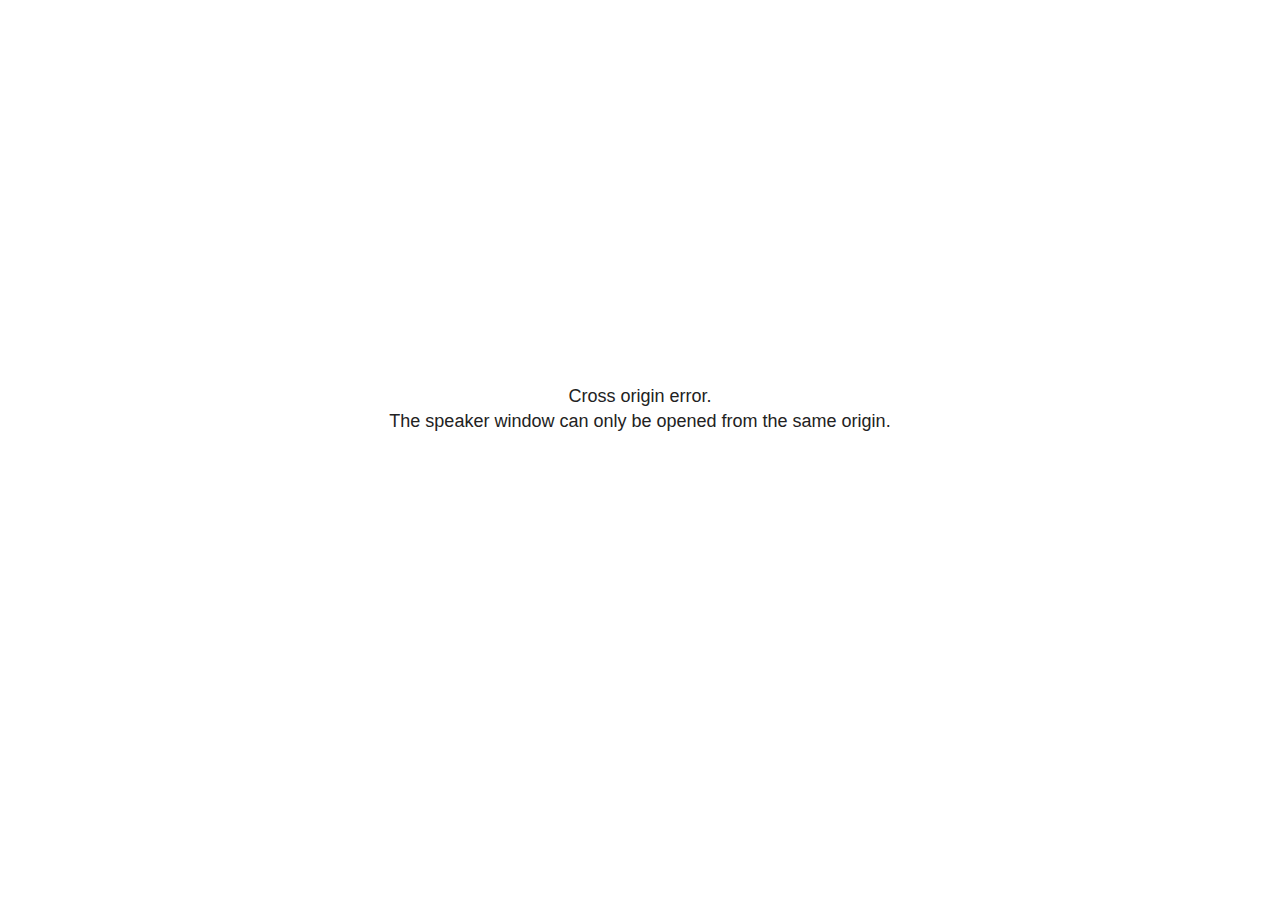
<file: site_libs/revealjs/plugin/notes/speaker-view.html>
<!--
	NOTE: You need to build the notes plugin after making changes to this file.
-->
<html lang="en">
	<head>
		<meta charset="utf-8">

		<title>reveal.js - Speaker View</title>

		<style>
			body {
				font-family: Helvetica;
				font-size: 18px;
			}

			#current-slide,
			#upcoming-slide,
			#speaker-controls {
				padding: 6px;
				box-sizing: border-box;
				-moz-box-sizing: border-box;
			}

			#current-slide iframe,
			#upcoming-slide iframe {
				width: 100%;
				height: 100%;
				border: 1px solid #ddd;
			}

			#current-slide .label,
			#upcoming-slide .label {
				position: absolute;
				top: 10px;
				left: 10px;
				z-index: 2;
			}

			#connection-status {
				position: absolute;
				top: 0;
				left: 0;
				width: 100%;
				height: 100%;
				z-index: 20;
				padding: 30% 20% 20% 20%;
				font-size: 18px;
				color: #222;
				background: #fff;
				text-align: center;
				box-sizing: border-box;
				line-height: 1.4;
			}

			.overlay-element {
				height: 34px;
				line-height: 34px;
				padding: 0 10px;
				text-shadow: none;
				background: rgba( 220, 220, 220, 0.8 );
				color: #222;
				font-size: 14px;
			}

			.overlay-element.interactive:hover {
				background: rgba( 220, 220, 220, 1 );
			}

			#current-slide {
				position: absolute;
				width: 60%;
				height: 100%;
				top: 0;
				left: 0;
				padding-right: 0;
			}

			#upcoming-slide {
				position: absolute;
				width: 40%;
				height: 40%;
				right: 0;
				top: 0;
			}

			/* Speaker controls */
			#speaker-controls {
				position: absolute;
				top: 40%;
				right: 0;
				width: 40%;
				height: 60%;
				overflow: auto;
				font-size: 18px;
			}

				.speaker-controls-time.hidden,
				.speaker-controls-notes.hidden {
					display: none;
				}

				.speaker-controls-time .label,
				.speaker-controls-pace .label,
				.speaker-controls-notes .label {
					text-transform: uppercase;
					font-weight: normal;
					font-size: 0.66em;
					color: #666;
					margin: 0;
				}

				.speaker-controls-time, .speaker-controls-pace {
					border-bottom: 1px solid rgba( 200, 200, 200, 0.5 );
					margin-bottom: 10px;
					padding: 10px 16px;
					padding-bottom: 20px;
					cursor: pointer;
				}

				.speaker-controls-time .reset-button {
					opacity: 0;
					float: right;
					color: #666;
					text-decoration: none;
				}
				.speaker-controls-time:hover .reset-button {
					opacity: 1;
				}

				.speaker-controls-time .timer,
				.speaker-controls-time .clock {
					width: 50%;
				}

				.speaker-controls-time .timer,
				.speaker-controls-time .clock,
				.speaker-controls-time .pacing .hours-value,
				.speaker-controls-time .pacing .minutes-value,
				.speaker-controls-time .pacing .seconds-value {
					font-size: 1.9em;
				}

				.speaker-controls-time .timer {
					float: left;
				}

				.speaker-controls-time .clock {
					float: right;
					text-align: right;
				}

				.speaker-controls-time span.mute {
					opacity: 0.3;
				}

				.speaker-controls-time .pacing-title {
					margin-top: 5px;
				}

				.speaker-controls-time .pacing.ahead {
					color: blue;
				}

				.speaker-controls-time .pacing.on-track {
					color: green;
				}

				.speaker-controls-time .pacing.behind {
					color: red;
				}

				.speaker-controls-notes {
					padding: 10px 16px;
				}

				.speaker-controls-notes .value {
					margin-top: 5px;
					line-height: 1.4;
					font-size: 1.2em;
				}

			/* Layout selector */
			#speaker-layout {
				position: absolute;
				top: 10px;
				right: 10px;
				color: #222;
				z-index: 10;
			}
				#speaker-layout select {
					position: absolute;
					width: 100%;
					height: 100%;
					top: 0;
					left: 0;
					border: 0;
					box-shadow: 0;
					cursor: pointer;
					opacity: 0;

					font-size: 1em;
					background-color: transparent;

					-moz-appearance: none;
					-webkit-appearance: none;
					-webkit-tap-highlight-color: rgba(0, 0, 0, 0);
				}

				#speaker-layout select:focus {
					outline: none;
					box-shadow: none;
				}

			.clear {
				clear: both;
			}

			/* Speaker layout: Wide */
			body[data-speaker-layout="wide"] #current-slide,
			body[data-speaker-layout="wide"] #upcoming-slide {
				width: 50%;
				height: 45%;
				padding: 6px;
			}

			body[data-speaker-layout="wide"] #current-slide {
				top: 0;
				left: 0;
			}

			body[data-speaker-layout="wide"] #upcoming-slide {
				top: 0;
				left: 50%;
			}

			body[data-speaker-layout="wide"] #speaker-controls {
				top: 45%;
				left: 0;
				width: 100%;
				height: 50%;
				font-size: 1.25em;
			}

			/* Speaker layout: Tall */
			body[data-speaker-layout="tall"] #current-slide,
			body[data-speaker-layout="tall"] #upcoming-slide {
				width: 45%;
				height: 50%;
				padding: 6px;
			}

			body[data-speaker-layout="tall"] #current-slide {
				top: 0;
				left: 0;
			}

			body[data-speaker-layout="tall"] #upcoming-slide {
				top: 50%;
				left: 0;
			}

			body[data-speaker-layout="tall"] #speaker-controls {
				padding-top: 40px;
				top: 0;
				left: 45%;
				width: 55%;
				height: 100%;
				font-size: 1.25em;
			}

			/* Speaker layout: Notes only */
			body[data-speaker-layout="notes-only"] #current-slide,
			body[data-speaker-layout="notes-only"] #upcoming-slide {
				display: none;
			}

			body[data-speaker-layout="notes-only"] #speaker-controls {
				padding-top: 40px;
				top: 0;
				left: 0;
				width: 100%;
				height: 100%;
				font-size: 1.25em;
			}

			@media screen and (max-width: 1080px) {
				body[data-speaker-layout="default"] #speaker-controls {
					font-size: 16px;
				}
			}

			@media screen and (max-width: 900px) {
				body[data-speaker-layout="default"] #speaker-controls {
					font-size: 14px;
				}
			}

			@media screen and (max-width: 800px) {
				body[data-speaker-layout="default"] #speaker-controls {
					font-size: 12px;
				}
			}

		</style>
	</head>

	<body>

		<div id="connection-status">Loading speaker view...</div>

		<div id="current-slide"></div>
		<div id="upcoming-slide"><span class="overlay-element label">Upcoming</span></div>
		<div id="speaker-controls">
			<div class="speaker-controls-time">
				<h4 class="label">Time <span class="reset-button">Click to Reset</span></h4>
				<div class="clock">
					<span class="clock-value">0:00 AM</span>
				</div>
				<div class="timer">
					<span class="hours-value">00</span><span class="minutes-value">:00</span><span class="seconds-value">:00</span>
				</div>
				<div class="clear"></div>

				<h4 class="label pacing-title" style="display: none">Pacing – Time to finish current slide</h4>
				<div class="pacing" style="display: none">
					<span class="hours-value">00</span><span class="minutes-value">:00</span><span class="seconds-value">:00</span>
				</div>
			</div>

			<div class="speaker-controls-notes hidden">
				<h4 class="label">Notes</h4>
				<div class="value"></div>
			</div>
		</div>
		<div id="speaker-layout" class="overlay-element interactive">
			<span class="speaker-layout-label"></span>
			<select class="speaker-layout-dropdown"></select>
		</div>

		<script>

			(function() {

				var notes,
					notesValue,
					currentState,
					currentSlide,
					upcomingSlide,
					layoutLabel,
					layoutDropdown,
					pendingCalls = {},
					lastRevealApiCallId = 0,
					connected = false

				var connectionStatus = document.querySelector( '#connection-status' );

				var SPEAKER_LAYOUTS = {
					'default': 'Default',
					'wide': 'Wide',
					'tall': 'Tall',
					'notes-only': 'Notes only'
				};

				setupLayout();

				let openerOrigin;

				try {
					openerOrigin = window.opener.location.origin;
				}
				catch ( error ) { console.warn( error ) }

				// In order to prevent XSS, the speaker view will only run if its
				// opener has the same origin as itself
				if( window.location.origin !== openerOrigin ) {
					connectionStatus.innerHTML = 'Cross origin error.<br>The speaker window can only be opened from the same origin.';
					return;
				}

				var connectionTimeout = setTimeout( function() {
					connectionStatus.innerHTML = 'Error connecting to main window.<br>Please try closing and reopening the speaker view.';
				}, 5000 );

				window.addEventListener( 'message', function( event ) {

					// Validate the origin of all messages to avoid parsing messages
					// that aren't meant for us. Ignore when running off file:// so
					// that the speaker view continues to work without a web server.
					if( window.location.origin !== event.origin && window.location.origin !== 'file://' ) {
						return
					}

					clearTimeout( connectionTimeout );
					connectionStatus.style.display = 'none';

					var data = JSON.parse( event.data );

					// The overview mode is only useful to the reveal.js instance
					// where navigation occurs so we don't sync it
					if( data.state ) delete data.state.overview;

					// Messages sent by the notes plugin inside of the main window
					if( data && data.namespace === 'reveal-notes' ) {
						if( data.type === 'connect' ) {
							handleConnectMessage( data );
						}
						else if( data.type === 'state' ) {
							handleStateMessage( data );
						}
						else if( data.type === 'return' ) {
							pendingCalls[data.callId](data.result);
							delete pendingCalls[data.callId];
						}
					}
					// Messages sent by the reveal.js inside of the current slide preview
					else if( data && data.namespace === 'reveal' ) {
						if( /ready/.test( data.eventName ) ) {
							// Send a message back to notify that the handshake is complete
							window.opener.postMessage( JSON.stringify({ namespace: 'reveal-notes', type: 'connected'} ), '*' );
						}
						else if( /slidechanged|fragmentshown|fragmenthidden|paused|resumed/.test( data.eventName ) && currentState !== JSON.stringify( data.state ) ) {

							dispatchStateToMainWindow( data.state );

						}
					}

				} );

				/**
				 * Updates the presentation in the main window to match the state
				 * of the presentation in the notes window.
				 */
				const dispatchStateToMainWindow = debounce(( state ) => {
					window.opener.postMessage( JSON.stringify({ method: 'setState', args: [ state ]} ), '*' );
				}, 500);

				/**
				 * Asynchronously calls the Reveal.js API of the main frame.
				 */
				function callRevealApi( methodName, methodArguments, callback ) {

					var callId = ++lastRevealApiCallId;
					pendingCalls[callId] = callback;
					window.opener.postMessage( JSON.stringify( {
						namespace: 'reveal-notes',
						type: 'call',
						callId: callId,
						methodName: methodName,
						arguments: methodArguments
					} ), '*' );

				}

				/**
				 * Called when the main window is trying to establish a
				 * connection.
				 */
				function handleConnectMessage( data ) {

					if( connected === false ) {
						connected = true;

						setupIframes( data );
						setupKeyboard();
						setupNotes();
						setupTimer();
						setupHeartbeat();
					}

				}

				/**
				 * Called when the main window sends an updated state.
				 */
				function handleStateMessage( data ) {

					// Store the most recently set state to avoid circular loops
					// applying the same state
					currentState = JSON.stringify( data.state );

					// No need for updating the notes in case of fragment changes
					if ( data.notes ) {
						notes.classList.remove( 'hidden' );
						notesValue.style.whiteSpace = data.whitespace;
						if( data.markdown ) {
							notesValue.innerHTML = marked( data.notes );
						}
						else {
							notesValue.innerHTML = data.notes;
						}
					}
					else {
						notes.classList.add( 'hidden' );
					}

					// Update the note slides
					currentSlide.contentWindow.postMessage( JSON.stringify({ method: 'setState', args: [ data.state ] }), '*' );
					upcomingSlide.contentWindow.postMessage( JSON.stringify({ method: 'setState', args: [ data.state ] }), '*' );
					upcomingSlide.contentWindow.postMessage( JSON.stringify({ method: 'next' }), '*' );

				}

				// Limit to max one state update per X ms
				handleStateMessage = debounce( handleStateMessage, 200 );

				/**
				 * Forward keyboard events to the current slide window.
				 * This enables keyboard events to work even if focus
				 * isn't set on the current slide iframe.
				 *
				 * Block F5 default handling, it reloads and disconnects
				 * the speaker notes window.
				 */
				function setupKeyboard() {

					document.addEventListener( 'keydown', function( event ) {
						if( event.keyCode === 116 || ( event.metaKey && event.keyCode === 82 ) ) {
							event.preventDefault();
							return false;
						}
						currentSlide.contentWindow.postMessage( JSON.stringify({ method: 'triggerKey', args: [ event.keyCode ] }), '*' );
					} );

				}

				/**
				 * Creates the preview iframes.
				 */
				function setupIframes( data ) {

					var params = [
						'receiver',
						'progress=false',
						'history=false',
						'transition=none',
						'autoSlide=0',
						'backgroundTransition=none'
					].join( '&' );

					var urlSeparator = /\?/.test(data.url) ? '&' : '?';
					var hash = '#/' + data.state.indexh + '/' + data.state.indexv;
					var currentURL = data.url + urlSeparator + params + '&scrollActivationWidth=false&postMessageEvents=true' + hash;
					var upcomingURL = data.url + urlSeparator + params + '&scrollActivationWidth=false&controls=false' + hash;

					currentSlide = document.createElement( 'iframe' );
					currentSlide.setAttribute( 'width', 1280 );
					currentSlide.setAttribute( 'height', 1024 );
					currentSlide.setAttribute( 'src', currentURL );
					document.querySelector( '#current-slide' ).appendChild( currentSlide );

					upcomingSlide = document.createElement( 'iframe' );
					upcomingSlide.setAttribute( 'width', 640 );
					upcomingSlide.setAttribute( 'height', 512 );
					upcomingSlide.setAttribute( 'src', upcomingURL );
					document.querySelector( '#upcoming-slide' ).appendChild( upcomingSlide );

				}

				/**
				 * Setup the notes UI.
				 */
				function setupNotes() {

					notes = document.querySelector( '.speaker-controls-notes' );
					notesValue = document.querySelector( '.speaker-controls-notes .value' );

				}

				/**
				 * We send out a heartbeat at all times to ensure we can
				 * reconnect with the main presentation window after reloads.
				 */
				function setupHeartbeat() {

					setInterval( () => {
						window.opener.postMessage( JSON.stringify({ namespace: 'reveal-notes', type: 'heartbeat'} ), '*' );
					}, 1000 );

				}

				function getTimings( callback ) {

					callRevealApi( 'getSlidesAttributes', [], function ( slideAttributes ) {
						callRevealApi( 'getConfig', [], function ( config ) {
							var totalTime = config.totalTime;
							var minTimePerSlide = config.minimumTimePerSlide || 0;
							var defaultTiming = config.defaultTiming;
							if ((defaultTiming == null) && (totalTime == null)) {
								callback(null);
								return;
							}
							// Setting totalTime overrides defaultTiming
							if (totalTime) {
								defaultTiming = 0;
							}
							var timings = [];
							for ( var i in slideAttributes ) {
								var slide = slideAttributes[ i ];
								var timing = defaultTiming;
								if( slide.hasOwnProperty( 'data-timing' )) {
									var t = slide[ 'data-timing' ];
									timing = parseInt(t);
									if( isNaN(timing) ) {
										console.warn("Could not parse timing '" + t + "' of slide " + i + "; using default of " + defaultTiming);
										timing = defaultTiming;
									}
								}
								timings.push(timing);
							}
							if ( totalTime ) {
								// After we've allocated time to individual slides, we summarize it and
								// subtract it from the total time
								var remainingTime = totalTime - timings.reduce( function(a, b) { return a + b; }, 0 );
								// The remaining time is divided by the number of slides that have 0 seconds
								// allocated at the moment, giving the average time-per-slide on the remaining slides
								var remainingSlides = (timings.filter( function(x) { return x == 0 }) ).length
								var timePerSlide = Math.round( remainingTime / remainingSlides, 0 )
								// And now we replace every zero-value timing with that average
								timings = timings.map( function(x) { return (x==0 ? timePerSlide : x) } );
							}
							var slidesUnderMinimum = timings.filter( function(x) { return (x < minTimePerSlide) } ).length
							if ( slidesUnderMinimum ) {
								message = "The pacing time for " + slidesUnderMinimum + " slide(s) is under the configured minimum of " + minTimePerSlide + " seconds. Check the data-timing attribute on individual slides, or consider increasing the totalTime or minimumTimePerSlide configuration options (or removing some slides).";
								alert(message);
							}
							callback( timings );
						} );
					} );

				}

				/**
				 * Return the number of seconds allocated for presenting
				 * all slides up to and including this one.
				 */
				function getTimeAllocated( timings, callback ) {

					callRevealApi( 'getSlidePastCount', [], function ( currentSlide ) {
						var allocated = 0;
						for (var i in timings.slice(0, currentSlide + 1)) {
							allocated += timings[i];
						}
						callback( allocated );
					} );

				}

				/**
				 * Create the timer and clock and start updating them
				 * at an interval.
				 */
				function setupTimer() {

					var start = new Date(),
					timeEl = document.querySelector( '.speaker-controls-time' ),
					clockEl = timeEl.querySelector( '.clock-value' ),
					hoursEl = timeEl.querySelector( '.hours-value' ),
					minutesEl = timeEl.querySelector( '.minutes-value' ),
					secondsEl = timeEl.querySelector( '.seconds-value' ),
					pacingTitleEl = timeEl.querySelector( '.pacing-title' ),
					pacingEl = timeEl.querySelector( '.pacing' ),
					pacingHoursEl = pacingEl.querySelector( '.hours-value' ),
					pacingMinutesEl = pacingEl.querySelector( '.minutes-value' ),
					pacingSecondsEl = pacingEl.querySelector( '.seconds-value' );

					var timings = null;
					getTimings( function ( _timings ) {

						timings = _timings;
						if (_timings !== null) {
							pacingTitleEl.style.removeProperty('display');
							pacingEl.style.removeProperty('display');
						}

						// Update once directly
						_updateTimer();

						// Then update every second
						setInterval( _updateTimer, 1000 );

					} );


					function _resetTimer() {

						if (timings == null) {
							start = new Date();
							_updateTimer();
						}
						else {
							// Reset timer to beginning of current slide
							getTimeAllocated( timings, function ( slideEndTimingSeconds ) {
								var slideEndTiming = slideEndTimingSeconds * 1000;
								callRevealApi( 'getSlidePastCount', [], function ( currentSlide ) {
									var currentSlideTiming = timings[currentSlide] * 1000;
									var previousSlidesTiming = slideEndTiming - currentSlideTiming;
									var now = new Date();
									start = new Date(now.getTime() - previousSlidesTiming);
									_updateTimer();
								} );
							} );
						}

					}

					timeEl.addEventListener( 'click', function() {
						_resetTimer();
						return false;
					} );

					function _displayTime( hrEl, minEl, secEl, time) {

						var sign = Math.sign(time) == -1 ? "-" : "";
						time = Math.abs(Math.round(time / 1000));
						var seconds = time % 60;
						var minutes = Math.floor( time / 60 ) % 60 ;
						var hours = Math.floor( time / ( 60 * 60 )) ;
						hrEl.innerHTML = sign + zeroPadInteger( hours );
						if (hours == 0) {
							hrEl.classList.add( 'mute' );
						}
						else {
							hrEl.classList.remove( 'mute' );
						}
						minEl.innerHTML = ':' + zeroPadInteger( minutes );
						if (hours == 0 && minutes == 0) {
							minEl.classList.add( 'mute' );
						}
						else {
							minEl.classList.remove( 'mute' );
						}
						secEl.innerHTML = ':' + zeroPadInteger( seconds );
					}

					function _updateTimer() {

						var diff, hours, minutes, seconds,
						now = new Date();

						diff = now.getTime() - start.getTime();

						clockEl.innerHTML = now.toLocaleTimeString( 'en-US', { hour12: true, hour: '2-digit', minute:'2-digit' } );
						_displayTime( hoursEl, minutesEl, secondsEl, diff );
						if (timings !== null) {
							_updatePacing(diff);
						}

					}

					function _updatePacing(diff) {

						getTimeAllocated( timings, function ( slideEndTimingSeconds ) {
							var slideEndTiming = slideEndTimingSeconds * 1000;

							callRevealApi( 'getSlidePastCount', [], function ( currentSlide ) {
								var currentSlideTiming = timings[currentSlide] * 1000;
								var timeLeftCurrentSlide = slideEndTiming - diff;
								if (timeLeftCurrentSlide < 0) {
									pacingEl.className = 'pacing behind';
								}
								else if (timeLeftCurrentSlide < currentSlideTiming) {
									pacingEl.className = 'pacing on-track';
								}
								else {
									pacingEl.className = 'pacing ahead';
								}
								_displayTime( pacingHoursEl, pacingMinutesEl, pacingSecondsEl, timeLeftCurrentSlide );
							} );
						} );
					}

				}

				/**
				 * Sets up the speaker view layout and layout selector.
				 */
				function setupLayout() {

					layoutDropdown = document.querySelector( '.speaker-layout-dropdown' );
					layoutLabel = document.querySelector( '.speaker-layout-label' );

					// Render the list of available layouts
					for( var id in SPEAKER_LAYOUTS ) {
						var option = document.createElement( 'option' );
						option.setAttribute( 'value', id );
						option.textContent = SPEAKER_LAYOUTS[ id ];
						layoutDropdown.appendChild( option );
					}

					// Monitor the dropdown for changes
					layoutDropdown.addEventListener( 'change', function( event ) {

						setLayout( layoutDropdown.value );

					}, false );

					// Restore any currently persisted layout
					setLayout( getLayout() );

				}

				/**
				 * Sets a new speaker view layout. The layout is persisted
				 * in local storage.
				 */
				function setLayout( value ) {

					var title = SPEAKER_LAYOUTS[ value ];

					layoutLabel.innerHTML = 'Layout' + ( title ? ( ': ' + title ) : '' );
					layoutDropdown.value = value;

					document.body.setAttribute( 'data-speaker-layout', value );

					// Persist locally
					if( supportsLocalStorage() ) {
						window.localStorage.setItem( 'reveal-speaker-layout', value );
					}

				}

				/**
				 * Returns the ID of the most recently set speaker layout
				 * or our default layout if none has been set.
				 */
				function getLayout() {

					if( supportsLocalStorage() ) {
						var layout = window.localStorage.getItem( 'reveal-speaker-layout' );
						if( layout ) {
							return layout;
						}
					}

					// Default to the first record in the layouts hash
					for( var id in SPEAKER_LAYOUTS ) {
						return id;
					}

				}

				function supportsLocalStorage() {

					try {
						localStorage.setItem('test', 'test');
						localStorage.removeItem('test');
						return true;
					}
					catch( e ) {
						return false;
					}

				}

				function zeroPadInteger( num ) {

					var str = '00' + parseInt( num );
					return str.substring( str.length - 2 );

				}

				/**
				 * Limits the frequency at which a function can be called.
				 */
				function debounce( fn, ms ) {

					var lastTime = 0,
						timeout;

					return function() {

						var args = arguments;
						var context = this;

						clearTimeout( timeout );

						var timeSinceLastCall = Date.now() - lastTime;
						if( timeSinceLastCall > ms ) {
							fn.apply( context, args );
							lastTime = Date.now();
						}
						else {
							timeout = setTimeout( function() {
								fn.apply( context, args );
								lastTime = Date.now();
							}, ms - timeSinceLastCall );
						}

					}

				}

			})();

		</script>
	</body>
</html>
</file>
<file: site_libs/quarto-html/tippy.css>
.tippy-box[data-animation=fade][data-state=hidden]{opacity:0}[data-tippy-root]{max-width:calc(100vw - 10px)}.tippy-box{position:relative;background-color:#333;color:#fff;border-radius:4px;font-size:14px;line-height:1.4;white-space:normal;outline:0;transition-property:transform,visibility,opacity}.tippy-box[data-placement^=top]>.tippy-arrow{bottom:0}.tippy-box[data-placement^=top]>.tippy-arrow:before{bottom:-7px;left:0;border-width:8px 8px 0;border-top-color:initial;transform-origin:center top}.tippy-box[data-placement^=bottom]>.tippy-arrow{top:0}.tippy-box[data-placement^=bottom]>.tippy-arrow:before{top:-7px;left:0;border-width:0 8px 8px;border-bottom-color:initial;transform-origin:center bottom}.tippy-box[data-placement^=left]>.tippy-arrow{right:0}.tippy-box[data-placement^=left]>.tippy-arrow:before{border-width:8px 0 8px 8px;border-left-color:initial;right:-7px;transform-origin:center left}.tippy-box[data-placement^=right]>.tippy-arrow{left:0}.tippy-box[data-placement^=right]>.tippy-arrow:before{left:-7px;border-width:8px 8px 8px 0;border-right-color:initial;transform-origin:center right}.tippy-box[data-inertia][data-state=visible]{transition-timing-function:cubic-bezier(.54,1.5,.38,1.11)}.tippy-arrow{width:16px;height:16px;color:#333}.tippy-arrow:before{content:"";position:absolute;border-color:transparent;border-style:solid}.tippy-content{position:relative;padding:5px 9px;z-index:1}
</file>
<file: site_libs/quarto-html/quarto-syntax-highlighting-e26003cea8cd680ca0c55a263523d882.css>
/* quarto syntax highlight colors */
:root {
  --quarto-hl-ot-color: #003B4F;
  --quarto-hl-at-color: #657422;
  --quarto-hl-ss-color: #20794D;
  --quarto-hl-an-color: #5E5E5E;
  --quarto-hl-fu-color: #4758AB;
  --quarto-hl-st-color: #20794D;
  --quarto-hl-cf-color: #003B4F;
  --quarto-hl-op-color: #5E5E5E;
  --quarto-hl-er-color: #AD0000;
  --quarto-hl-bn-color: #AD0000;
  --quarto-hl-al-color: #AD0000;
  --quarto-hl-va-color: #111111;
  --quarto-hl-bu-color: inherit;
  --quarto-hl-ex-color: inherit;
  --quarto-hl-pp-color: #AD0000;
  --quarto-hl-in-color: #5E5E5E;
  --quarto-hl-vs-color: #20794D;
  --quarto-hl-wa-color: #5E5E5E;
  --quarto-hl-do-color: #5E5E5E;
  --quarto-hl-im-color: #00769E;
  --quarto-hl-ch-color: #20794D;
  --quarto-hl-dt-color: #AD0000;
  --quarto-hl-fl-color: #AD0000;
  --quarto-hl-co-color: #5E5E5E;
  --quarto-hl-cv-color: #5E5E5E;
  --quarto-hl-cn-color: #8f5902;
  --quarto-hl-sc-color: #5E5E5E;
  --quarto-hl-dv-color: #AD0000;
  --quarto-hl-kw-color: #003B4F;
}

/* other quarto variables */
:root {
  --quarto-font-monospace: SFMono-Regular, Menlo, Monaco, Consolas, "Liberation Mono", "Courier New", monospace;
}

pre > code.sourceCode > span {
  color: #003B4F;
}

code span {
  color: #003B4F;
}

code.sourceCode > span {
  color: #003B4F;
}

div.sourceCode,
div.sourceCode pre.sourceCode {
  color: #003B4F;
}

code span.ot {
  color: #003B4F;
  font-style: inherit;
}

code span.at {
  color: #657422;
  font-style: inherit;
}

code span.ss {
  color: #20794D;
  font-style: inherit;
}

code span.an {
  color: #5E5E5E;
  font-style: inherit;
}

code span.fu {
  color: #4758AB;
  font-style: inherit;
}

code span.st {
  color: #20794D;
  font-style: inherit;
}

code span.cf {
  color: #003B4F;
  font-weight: bold;
  font-style: inherit;
}

code span.op {
  color: #5E5E5E;
  font-style: inherit;
}

code span.er {
  color: #AD0000;
  font-style: inherit;
}

code span.bn {
  color: #AD0000;
  font-style: inherit;
}

code span.al {
  color: #AD0000;
  font-style: inherit;
}

code span.va {
  color: #111111;
  font-style: inherit;
}

code span.bu {
  font-style: inherit;
}

code span.ex {
  font-style: inherit;
}

code span.pp {
  color: #AD0000;
  font-style: inherit;
}

code span.in {
  color: #5E5E5E;
  font-style: inherit;
}

code span.vs {
  color: #20794D;
  font-style: inherit;
}

code span.wa {
  color: #5E5E5E;
  font-style: italic;
}

code span.do {
  color: #5E5E5E;
  font-style: italic;
}

code span.im {
  color: #00769E;
  font-style: inherit;
}

code span.ch {
  color: #20794D;
  font-style: inherit;
}

code span.dt {
  color: #AD0000;
  font-style: inherit;
}

code span.fl {
  color: #AD0000;
  font-style: inherit;
}

code span.co {
  color: #5E5E5E;
  font-style: inherit;
}

code span.cv {
  color: #5E5E5E;
  font-style: italic;
}

code span.cn {
  color: #8f5902;
  font-style: inherit;
}

code span.sc {
  color: #5E5E5E;
  font-style: inherit;
}

code span.dv {
  color: #AD0000;
  font-style: inherit;
}

code span.kw {
  color: #003B4F;
  font-weight: bold;
  font-style: inherit;
}

.prevent-inlining {
  content: "</";
}

/*# sourceMappingURL=e90e9ab646ea9b1aaa61e089606e0f97.css.map */
</file>
<file: styles.css>
// body {
//     @extend .text-primary;
// }
</file>
<file: posts/styles.css>
.slide-deck {
    border: 3px solid #dee2e6;
    width: 100%;
    height: 475px;
}

@media only screen and (max-width: 600px) {
    .slide-deck {
        height: 400px;
    }
}
</file>
